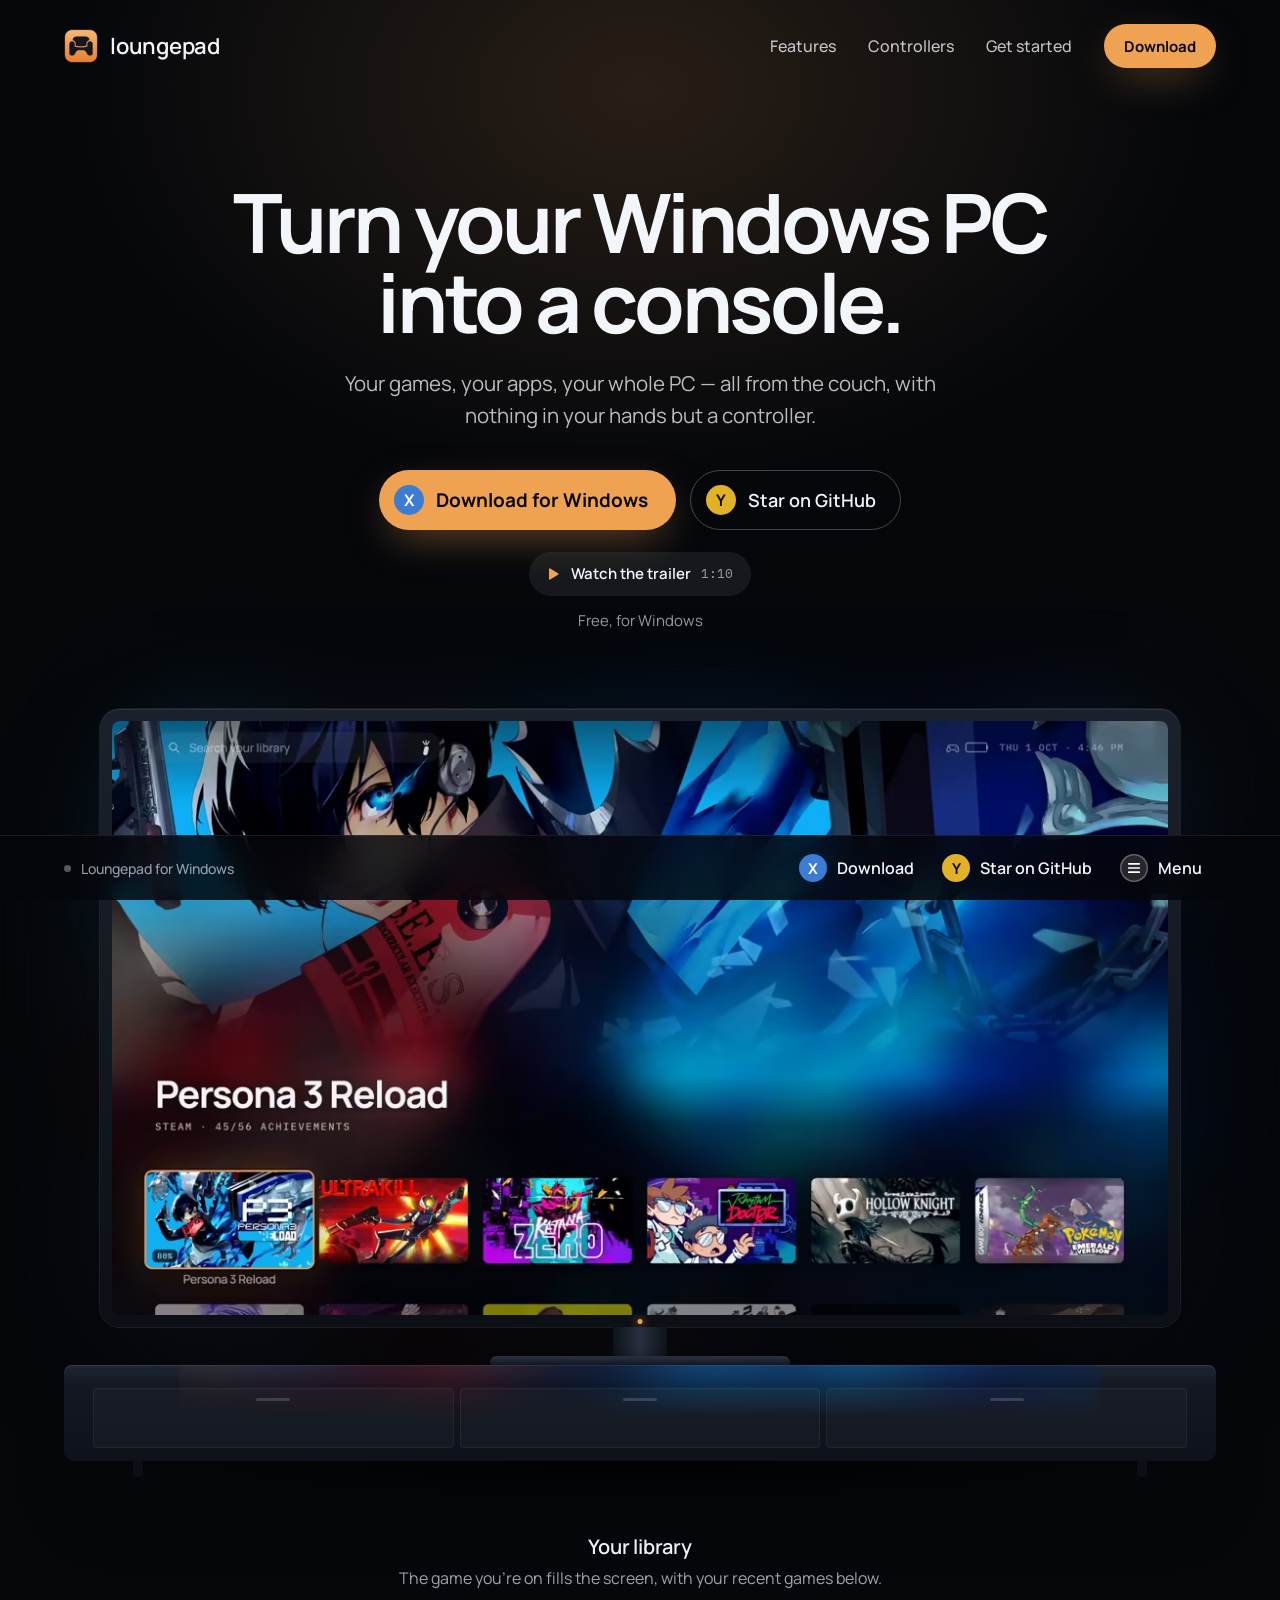
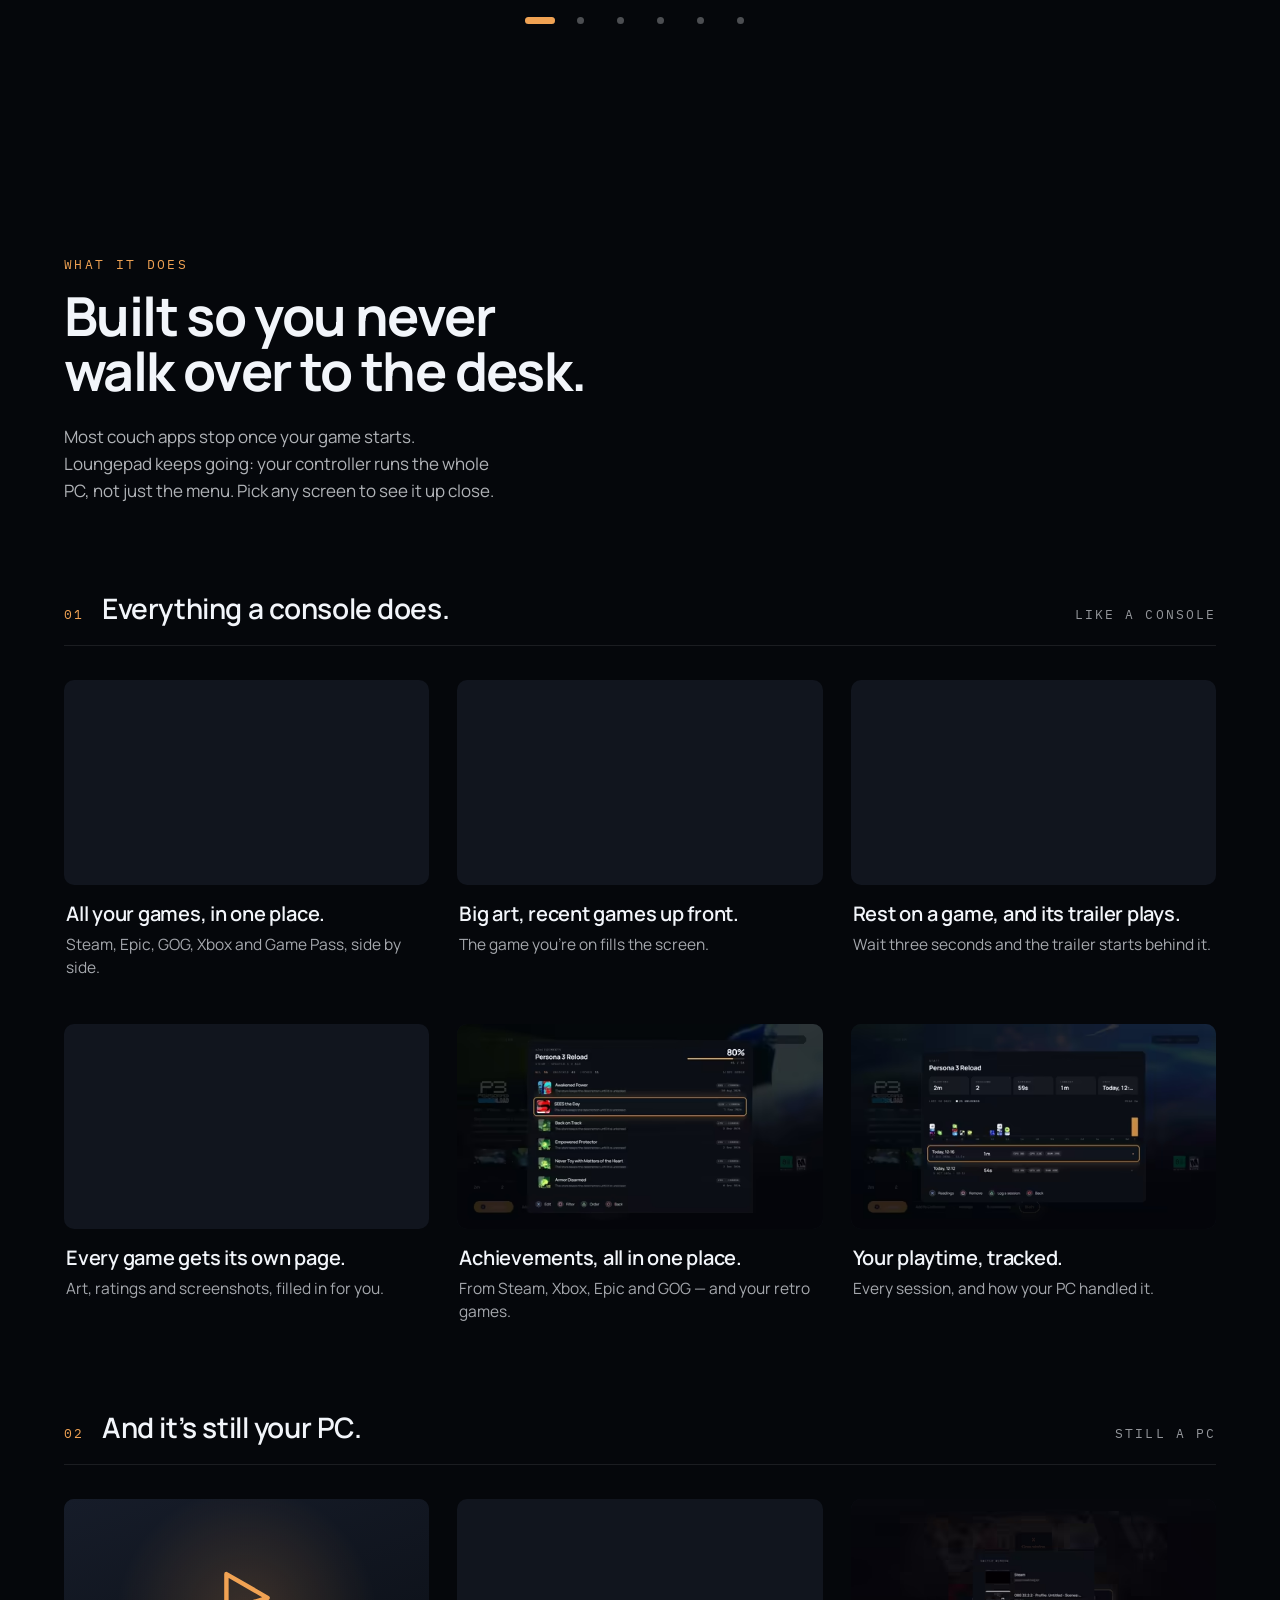
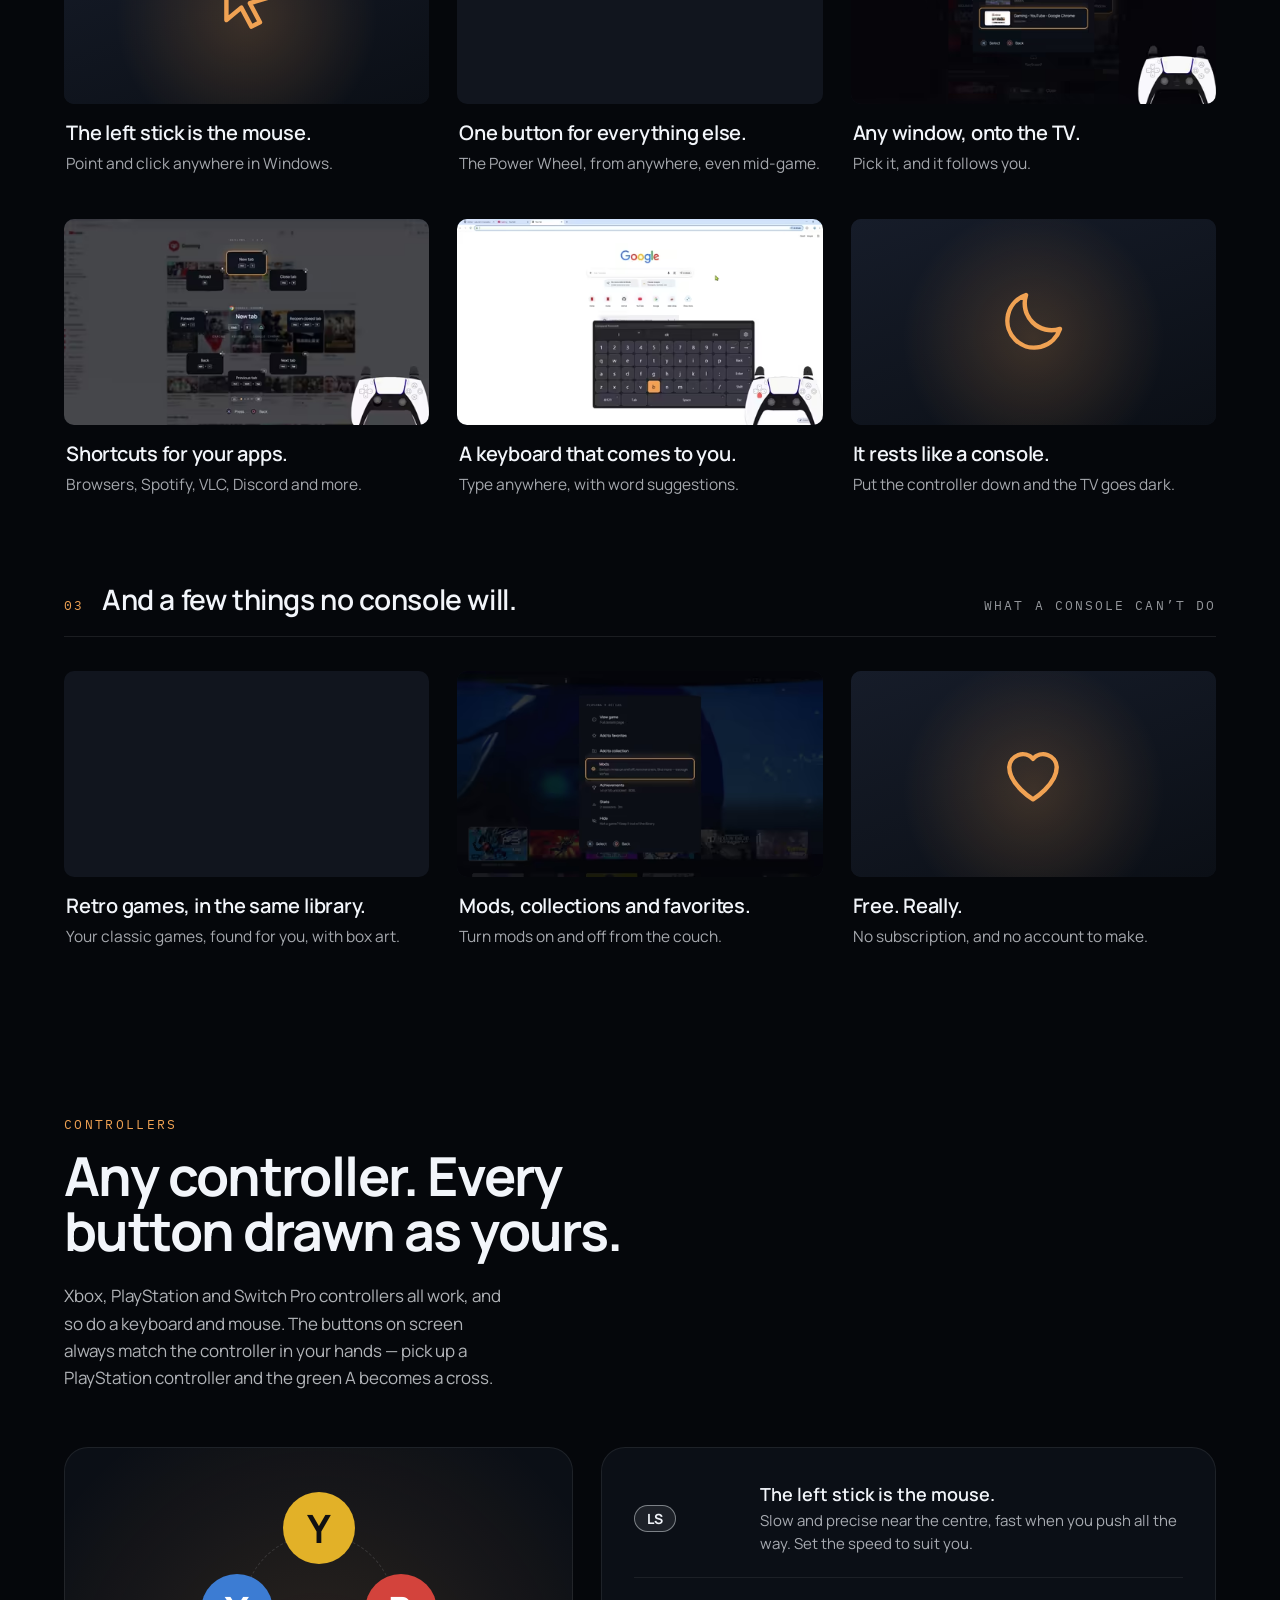
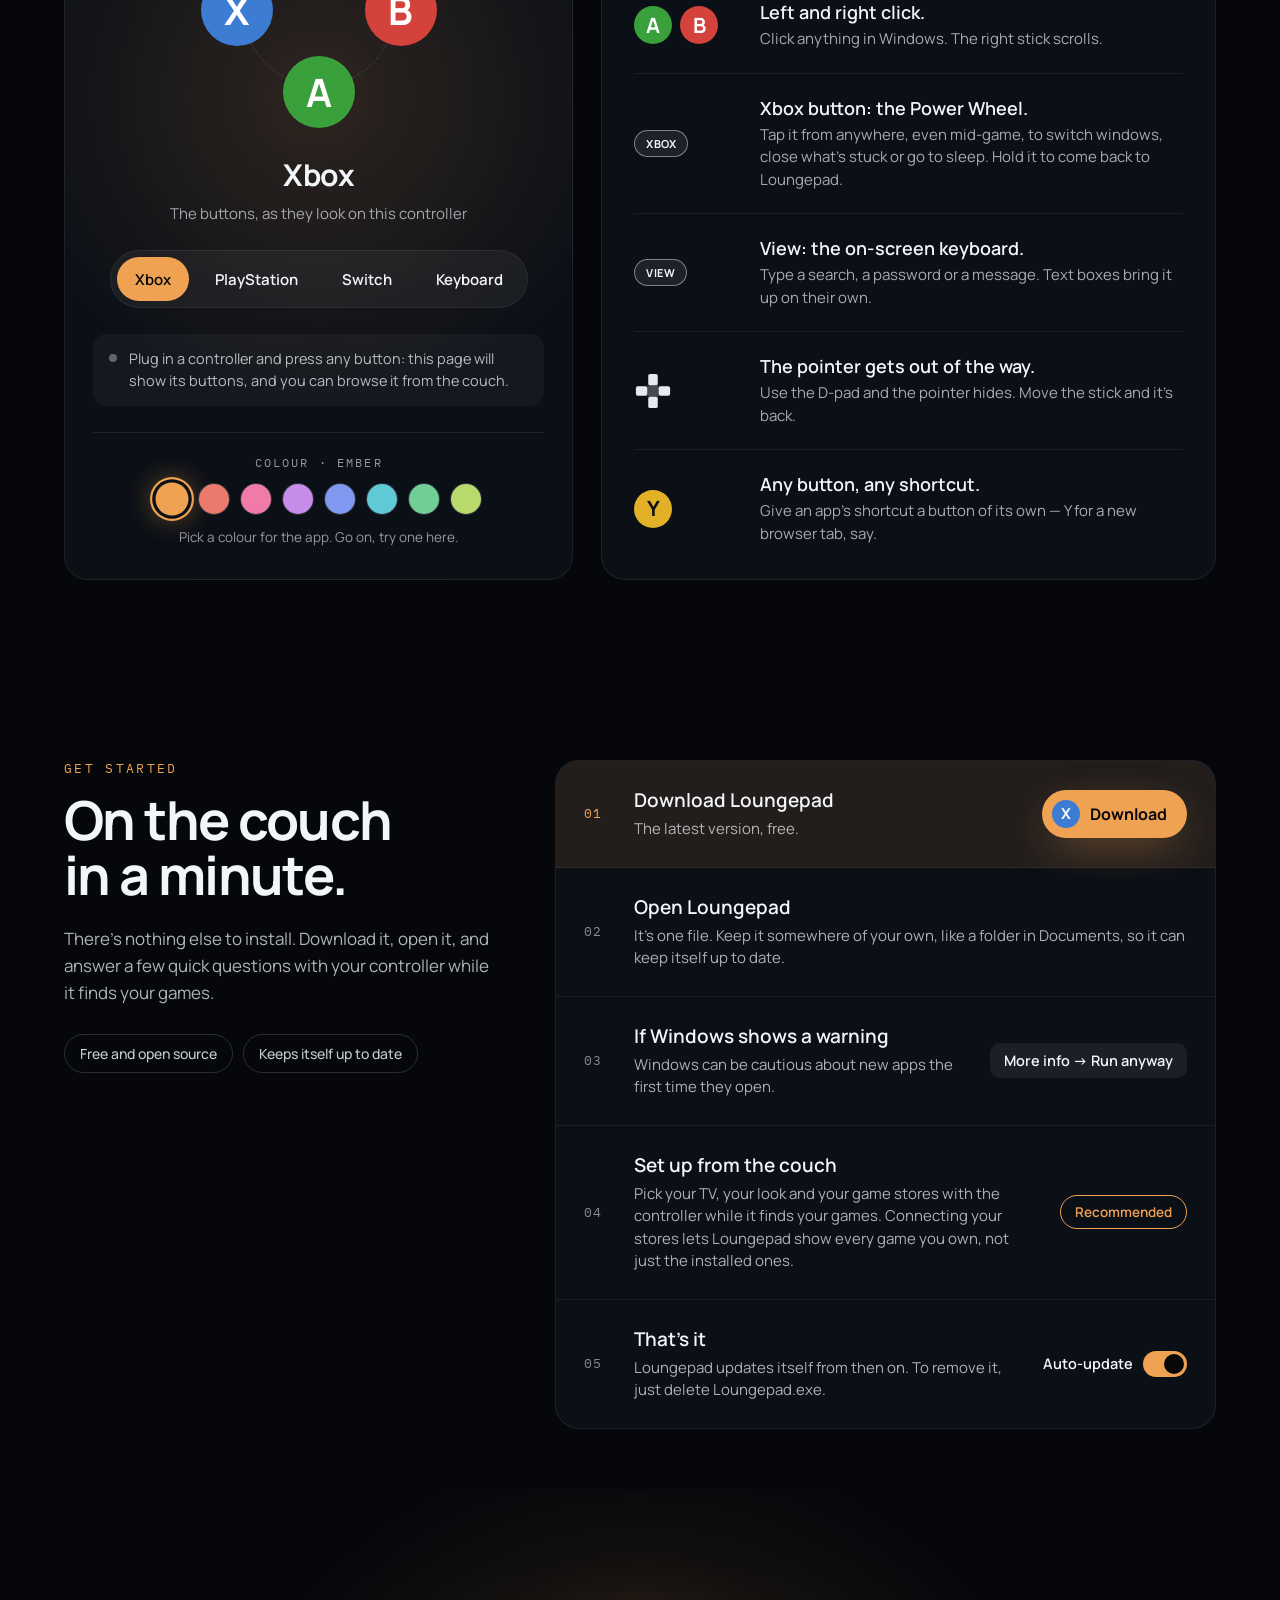
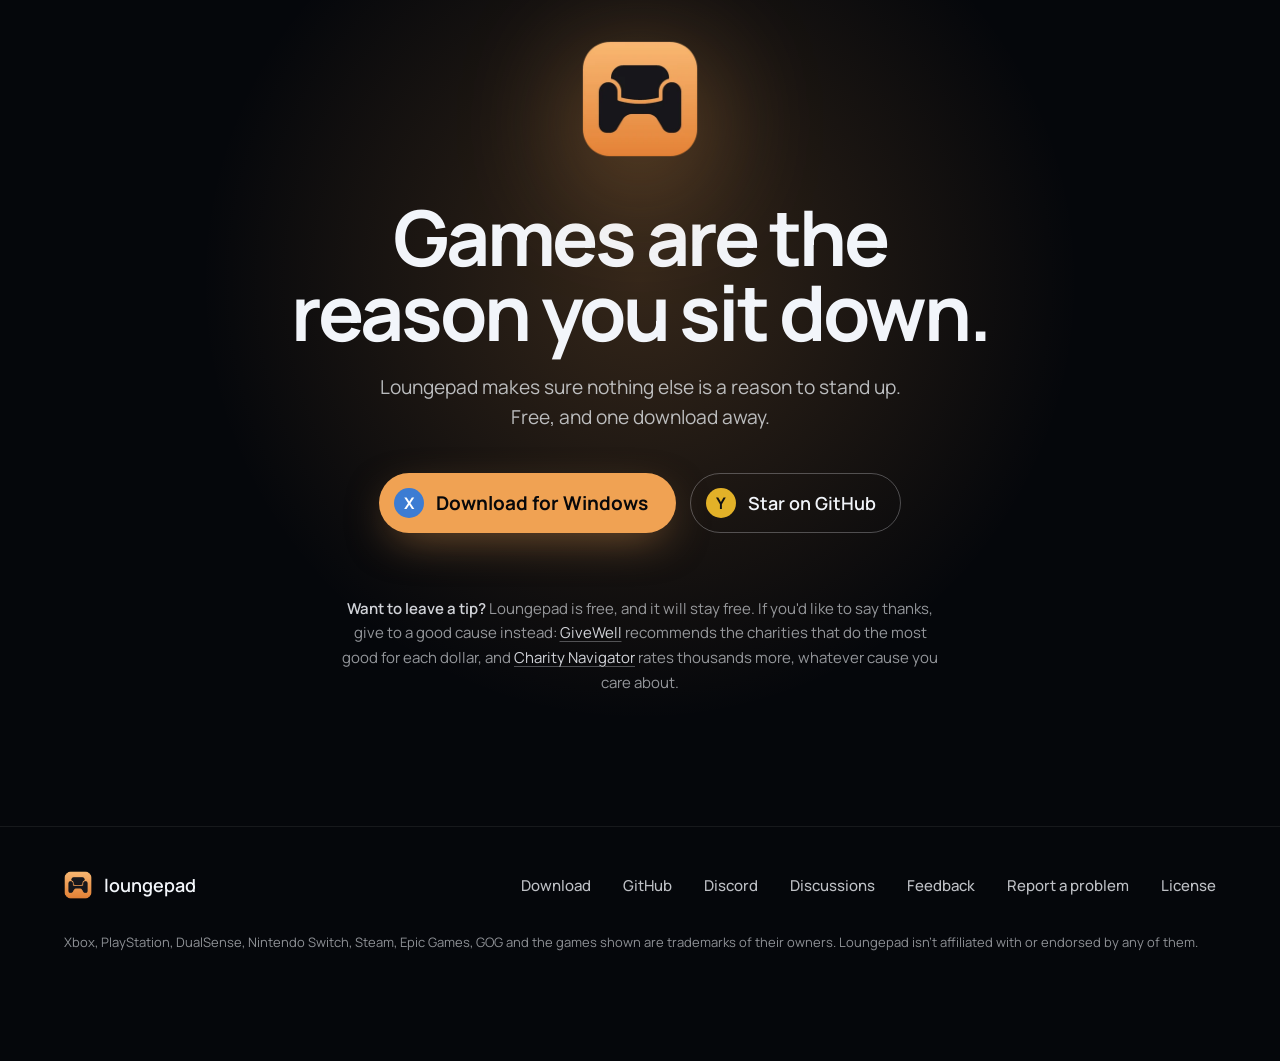
<file: website/index.html>
<!doctype html>
<html lang="en">
<head>
<meta charset="utf-8">
<meta name="viewport" content="width=device-width, initial-scale=1">
<title>Loungepad — turn your Windows PC into a console</title>
<meta name="description" content="Loungepad turns your Windows PC into a console: your games, your apps and your whole PC from the couch, with nothing in your hands but a controller. Free and open source.">
<link rel="canonical" href="https://loungepad.app/">
<meta name="theme-color" content="#05070B">
<meta name="color-scheme" content="dark">
<link rel="icon" href="favicon.ico" sizes="any">
<link rel="icon" type="image/png" sizes="32x32" href="img/icon-32.png">
<link rel="icon" type="image/png" sizes="256x256" href="img/lp-icon.png">
<link rel="apple-touch-icon" sizes="180x180" href="img/icon-180.png">
<meta property="og:type" content="website">
<meta property="og:url" content="https://loungepad.app/">
<meta property="og:site_name" content="Loungepad">
<meta property="og:title" content="Loungepad — turn your Windows PC into a console">
<meta property="og:description" content="Your games, your apps, your whole PC — all from the couch, with nothing in your hands but a controller. Free, for Windows.">
<meta property="og:image" content="https://loungepad.app/img/og.jpg">
<meta property="og:image:width" content="1200">
<meta property="og:image:height" content="630">
<meta property="og:image:alt" content="Loungepad: turn your Windows PC into a console.">
<meta name="twitter:card" content="summary_large_image">
<meta name="twitter:title" content="Loungepad — turn your Windows PC into a console">
<meta name="twitter:description" content="Your games, your apps, your whole PC — all from the couch, with nothing in your hands but a controller. Free, for Windows.">
<meta name="twitter:image" content="https://loungepad.app/img/og.jpg">
<link rel="preconnect" href="https://fonts.googleapis.com">
<link rel="preconnect" href="https://fonts.gstatic.com" crossorigin>
<link href="https://fonts.googleapis.com/css2?family=IBM+Plex+Mono:wght@400;500;600&family=Manrope:wght@400;500;600;700;800&display=swap" rel="stylesheet">
<link rel="preload" as="image" type="image/avif" imagesrcset="img/lp-library-480.avif 480w, img/lp-library-720.avif 720w, img/lp-library-1080.avif 1080w, img/lp-library-1440.avif 1440w, img/lp-library-1920.avif 1920w" imagesizes="(min-width: 1200px) 1056px, (min-width: 761px) calc(90vw - 24px), (min-width: 400px) calc(90vw - 12px), calc(100vw - 52px)" fetchpriority="high">
<link rel="stylesheet" href="site.css">
<script type="application/ld+json">
{
  "@context": "https://schema.org",
  "@type": "SoftwareApplication",
  "name": "Loungepad",
  "url": "https://loungepad.app/",
  "operatingSystem": "Windows",
  "applicationCategory": "UtilitiesApplication",
  "description": "Loungepad turns your Windows PC into a console: your games, your apps and your whole PC from the couch, with nothing in your hands but a controller.",
  "downloadUrl": "https://github.com/sukumar-v/Loungepad/releases/latest",
  "offers": { "@type": "Offer", "price": "0", "priceCurrency": "USD" },
  "image": "https://loungepad.app/img/og.jpg"
}
</script>
</head>
<body>
<div id="lp" class="lp-root" data-input="mouse">

<div data-scope="page" id="page">

<!-- ============ HERO: the message, then the TV ============ -->
<section id="top" class="lp-hero">

<!-- One soft glow, the colour of the logo, behind the heading. Nothing else behind the text. -->
<div class="lp-hero-glow" aria-hidden="true"></div>

<header class="lp-header">
<a href="#top" data-nav class="lp-logo lp-link" aria-label="Loungepad, back to the top">
<img src="img/icon-96.png" alt="" width="34" height="34">
<span>loungepad</span>
</a>
<div class="lp-grow"></div>
<nav class="lp-nav" aria-label="Sections">
<a href="#library" data-nav class="lp-link">Features</a>
<a href="#controllers" data-nav class="lp-link">Controllers</a>
<a href="#install" data-nav class="lp-link">Get started</a>
</nav>
<a href="https://github.com/sukumar-v/Loungepad/releases/latest" target="_blank" rel="noopener" data-nav class="lp-btn lp-btn-fill lp-btn-sm lp-f lp-btn-primary">Download</a>
</header>

<div class="lp-hero-copy">
<h1 class="lp-h1">Turn your Windows&nbsp;PC into a console.</h1>
<p class="lp-lede">Your games, your apps, your whole PC — all from the couch, with nothing in your hands but a controller.</p>
<div class="lp-ctas">
<a href="https://github.com/sukumar-v/Loungepad/releases/latest" target="_blank" rel="noopener" data-nav class="lp-btn lp-btn-fill lp-btn-lg lp-f lp-btn-primary"><span data-glyph data-btn="X" data-size="30" data-drawn="xbox|X|30|" style="height:30px" aria-hidden="true"><span class="gd" style="width:30px;height:30px;background:#3C7CD3;box-shadow:none;color:#FFFFFF;font-size:16px">X</span></span><span>Download for Windows</span></a>
<a href="https://github.com/sukumar-v/Loungepad" target="_blank" rel="noopener" data-nav class="lp-btn lp-btn-ghost lp-f lp-ghost"><span data-glyph data-btn="Y" data-size="30" data-drawn="xbox|Y|30|" style="height:30px" aria-hidden="true"><span class="gd" style="width:30px;height:30px;background:#E2B128;box-shadow:none;color:#101012;font-size:16px">Y</span></span><span>Star on GitHub</span></a>
</div>
<button type="button" id="filmBtn" data-nav class="lp-film-btn lp-f"><svg viewBox="0 0 24 24" fill="currentColor" aria-hidden="true"><path d="M8 5.5v13a1 1 0 0 0 1.5.86l10.6-6.5a1 1 0 0 0 0-1.72L9.5 4.64A1 1 0 0 0 8 5.5z"></path></svg>Watch the trailer<span class="lp-film-len">1:10</span></button>
<p class="lp-free">Free, for Windows</p>
</div>

<!-- The TV: the app itself, with its own glow spilling out behind it. -->
<div class="lp-tv-wrap">
<div class="lp-tv-inner">
<div class="lp-tv-glow" aria-hidden="true">
<picture><source type="image/avif" srcset="img/lp-library-480.avif"><source type="image/webp" srcset="img/lp-library-480.webp"><img src="img/lp-library-480.jpg" alt="" width="480" height="270" decoding="async" class="on"></picture>
<picture><source type="image/avif" srcset="img/lp-library-trailer-480.avif"><source type="image/webp" srcset="img/lp-library-trailer-480.webp"><img src="img/lp-library-trailer-480.jpg" alt="" width="480" height="270" decoding="async" loading="lazy"></picture>
<picture><source type="image/avif" srcset="img/lp-library-grid-480.avif"><source type="image/webp" srcset="img/lp-library-grid-480.webp"><img src="img/lp-library-grid-480.jpg" alt="" width="480" height="270" decoding="async" loading="lazy"></picture>
<picture><source type="image/avif" srcset="img/lp-quick-menu-480.avif"><source type="image/webp" srcset="img/lp-quick-menu-480.webp"><img src="img/lp-quick-menu-480.jpg" alt="" width="480" height="270" decoding="async" loading="lazy"></picture>
<picture><source type="image/avif" srcset="img/lp-emulators-480.avif"><source type="image/webp" srcset="img/lp-emulators-480.webp"><img src="img/lp-emulators-480.jpg" alt="" width="480" height="270" decoding="async" loading="lazy"></picture>
<picture><source type="image/avif" srcset="img/lp-game-page-480.avif"><source type="image/webp" srcset="img/lp-game-page-480.webp"><img src="img/lp-game-page-480.jpg" alt="" width="480" height="270" decoding="async" loading="lazy"></picture>
</div>
<div class="lp-tv-frame">
<button type="button" id="tv" data-nav data-tv class="lp-tv" aria-label="Your library — see it larger">
<picture class="lp-shot on" data-shot="0" data-feature="1"><source type="image/avif" srcset="img/lp-library-480.avif 480w, img/lp-library-720.avif 720w, img/lp-library-1080.avif 1080w, img/lp-library-1440.avif 1440w, img/lp-library-1920.avif 1920w" sizes="(min-width: 1200px) 1056px, (min-width: 761px) calc(90vw - 24px), (min-width: 400px) calc(90vw - 12px), calc(100vw - 52px)"><source type="image/webp" srcset="img/lp-library-480.webp 480w, img/lp-library-720.webp 720w, img/lp-library-1080.webp 1080w, img/lp-library-1440.webp 1440w, img/lp-library-1920.webp 1920w" sizes="(min-width: 1200px) 1056px, (min-width: 761px) calc(90vw - 24px), (min-width: 400px) calc(90vw - 12px), calc(100vw - 52px)"><img src="img/lp-library-1080.jpg" srcset="img/lp-library-480.jpg 480w, img/lp-library-720.jpg 720w, img/lp-library-1080.jpg 1080w, img/lp-library-1440.jpg 1440w, img/lp-library-1920.jpg 1920w" sizes="(min-width: 1200px) 1056px, (min-width: 761px) calc(90vw - 24px), (min-width: 400px) calc(90vw - 12px), calc(100vw - 52px)" alt="" width="1920" height="1080" decoding="async" fetchpriority="high"></picture>
<picture class="lp-shot" data-shot="1" data-feature="2"><source type="image/avif" srcset="img/lp-library-trailer-480.avif 480w, img/lp-library-trailer-720.avif 720w, img/lp-library-trailer-1080.avif 1080w, img/lp-library-trailer-1440.avif 1440w, img/lp-library-trailer-1920.avif 1920w" sizes="(min-width: 1200px) 1056px, (min-width: 761px) calc(90vw - 24px), (min-width: 400px) calc(90vw - 12px), calc(100vw - 52px)"><source type="image/webp" srcset="img/lp-library-trailer-480.webp 480w, img/lp-library-trailer-720.webp 720w, img/lp-library-trailer-1080.webp 1080w, img/lp-library-trailer-1440.webp 1440w, img/lp-library-trailer-1920.webp 1920w" sizes="(min-width: 1200px) 1056px, (min-width: 761px) calc(90vw - 24px), (min-width: 400px) calc(90vw - 12px), calc(100vw - 52px)"><img src="img/lp-library-trailer-1080.jpg" srcset="img/lp-library-trailer-480.jpg 480w, img/lp-library-trailer-720.jpg 720w, img/lp-library-trailer-1080.jpg 1080w, img/lp-library-trailer-1440.jpg 1440w, img/lp-library-trailer-1920.jpg 1920w" sizes="(min-width: 1200px) 1056px, (min-width: 761px) calc(90vw - 24px), (min-width: 400px) calc(90vw - 12px), calc(100vw - 52px)" alt="" width="1920" height="1080" decoding="async" loading="lazy" fetchpriority="low"></picture>
<picture class="lp-shot" data-shot="2" data-feature="0"><source type="image/avif" srcset="img/lp-library-grid-480.avif 480w, img/lp-library-grid-720.avif 720w, img/lp-library-grid-1080.avif 1080w, img/lp-library-grid-1440.avif 1440w, img/lp-library-grid-1920.avif 1920w" sizes="(min-width: 1200px) 1056px, (min-width: 761px) calc(90vw - 24px), (min-width: 400px) calc(90vw - 12px), calc(100vw - 52px)"><source type="image/webp" srcset="img/lp-library-grid-480.webp 480w, img/lp-library-grid-720.webp 720w, img/lp-library-grid-1080.webp 1080w, img/lp-library-grid-1440.webp 1440w, img/lp-library-grid-1920.webp 1920w" sizes="(min-width: 1200px) 1056px, (min-width: 761px) calc(90vw - 24px), (min-width: 400px) calc(90vw - 12px), calc(100vw - 52px)"><img src="img/lp-library-grid-1080.jpg" srcset="img/lp-library-grid-480.jpg 480w, img/lp-library-grid-720.jpg 720w, img/lp-library-grid-1080.jpg 1080w, img/lp-library-grid-1440.jpg 1440w, img/lp-library-grid-1920.jpg 1920w" sizes="(min-width: 1200px) 1056px, (min-width: 761px) calc(90vw - 24px), (min-width: 400px) calc(90vw - 12px), calc(100vw - 52px)" alt="" width="1920" height="1080" decoding="async" loading="lazy" fetchpriority="low"></picture>
<picture class="lp-shot" data-shot="3" data-feature="7"><source type="image/avif" srcset="img/lp-quick-menu-480.avif 480w, img/lp-quick-menu-720.avif 720w, img/lp-quick-menu-1080.avif 1080w, img/lp-quick-menu-1440.avif 1440w, img/lp-quick-menu-1920.avif 1920w" sizes="(min-width: 1200px) 1056px, (min-width: 761px) calc(90vw - 24px), (min-width: 400px) calc(90vw - 12px), calc(100vw - 52px)"><source type="image/webp" srcset="img/lp-quick-menu-480.webp 480w, img/lp-quick-menu-720.webp 720w, img/lp-quick-menu-1080.webp 1080w, img/lp-quick-menu-1440.webp 1440w, img/lp-quick-menu-1920.webp 1920w" sizes="(min-width: 1200px) 1056px, (min-width: 761px) calc(90vw - 24px), (min-width: 400px) calc(90vw - 12px), calc(100vw - 52px)"><img src="img/lp-quick-menu-1080.jpg" srcset="img/lp-quick-menu-480.jpg 480w, img/lp-quick-menu-720.jpg 720w, img/lp-quick-menu-1080.jpg 1080w, img/lp-quick-menu-1440.jpg 1440w, img/lp-quick-menu-1920.jpg 1920w" sizes="(min-width: 1200px) 1056px, (min-width: 761px) calc(90vw - 24px), (min-width: 400px) calc(90vw - 12px), calc(100vw - 52px)" alt="" width="1920" height="1080" decoding="async" loading="lazy" fetchpriority="low"></picture>
<picture class="lp-shot" data-shot="4" data-feature="12"><source type="image/avif" srcset="img/lp-emulators-480.avif 480w, img/lp-emulators-720.avif 720w, img/lp-emulators-1080.avif 1080w, img/lp-emulators-1440.avif 1440w, img/lp-emulators-1920.avif 1920w" sizes="(min-width: 1200px) 1056px, (min-width: 761px) calc(90vw - 24px), (min-width: 400px) calc(90vw - 12px), calc(100vw - 52px)"><source type="image/webp" srcset="img/lp-emulators-480.webp 480w, img/lp-emulators-720.webp 720w, img/lp-emulators-1080.webp 1080w, img/lp-emulators-1440.webp 1440w, img/lp-emulators-1920.webp 1920w" sizes="(min-width: 1200px) 1056px, (min-width: 761px) calc(90vw - 24px), (min-width: 400px) calc(90vw - 12px), calc(100vw - 52px)"><img src="img/lp-emulators-1080.jpg" srcset="img/lp-emulators-480.jpg 480w, img/lp-emulators-720.jpg 720w, img/lp-emulators-1080.jpg 1080w, img/lp-emulators-1440.jpg 1440w, img/lp-emulators-1920.jpg 1920w" sizes="(min-width: 1200px) 1056px, (min-width: 761px) calc(90vw - 24px), (min-width: 400px) calc(90vw - 12px), calc(100vw - 52px)" alt="" width="1920" height="1080" decoding="async" loading="lazy" fetchpriority="low"></picture>
<picture class="lp-shot" data-shot="5" data-feature="3"><source type="image/avif" srcset="img/lp-game-page-480.avif 480w, img/lp-game-page-720.avif 720w, img/lp-game-page-1080.avif 1080w, img/lp-game-page-1440.avif 1440w, img/lp-game-page-1920.avif 1920w" sizes="(min-width: 1200px) 1056px, (min-width: 761px) calc(90vw - 24px), (min-width: 400px) calc(90vw - 12px), calc(100vw - 52px)"><source type="image/webp" srcset="img/lp-game-page-480.webp 480w, img/lp-game-page-720.webp 720w, img/lp-game-page-1080.webp 1080w, img/lp-game-page-1440.webp 1440w, img/lp-game-page-1920.webp 1920w" sizes="(min-width: 1200px) 1056px, (min-width: 761px) calc(90vw - 24px), (min-width: 400px) calc(90vw - 12px), calc(100vw - 52px)"><img src="img/lp-game-page-1080.jpg" srcset="img/lp-game-page-480.jpg 480w, img/lp-game-page-720.jpg 720w, img/lp-game-page-1080.jpg 1080w, img/lp-game-page-1440.jpg 1440w, img/lp-game-page-1920.jpg 1920w" sizes="(min-width: 1200px) 1056px, (min-width: 761px) calc(90vw - 24px), (min-width: 400px) calc(90vw - 12px), calc(100vw - 52px)" alt="" width="1920" height="1080" decoding="async" loading="lazy" fetchpriority="low"></picture>
<span class="lp-open" aria-hidden="true"><span data-glyph data-btn="A" data-size="26" data-drawn="xbox|A|26|" style="height:26px" aria-hidden="true"><span class="gd" style="width:26px;height:26px;background:#3AA03C;box-shadow:none;color:#FFFFFF;font-size:14px">A</span></span><span>See it larger</span></span>
</button>
<span class="lp-tv-led" aria-hidden="true"></span>
</div>
</div>

<!-- The stand: a pedestal, and the low cabinet the TV sits on. -->
<div class="lp-stand" aria-hidden="true">
<span class="lp-stand-neck"></span>
<span class="lp-stand-base"></span>
</div>
<div class="lp-console" aria-hidden="true">
<div class="lp-console-glow">
<picture><source type="image/avif" srcset="img/lp-library-480.avif"><source type="image/webp" srcset="img/lp-library-480.webp"><img src="img/lp-library-480.jpg" alt="" width="480" height="270" decoding="async" class="on"></picture>
<picture><source type="image/avif" srcset="img/lp-library-trailer-480.avif"><source type="image/webp" srcset="img/lp-library-trailer-480.webp"><img src="img/lp-library-trailer-480.jpg" alt="" width="480" height="270" decoding="async" loading="lazy"></picture>
<picture><source type="image/avif" srcset="img/lp-library-grid-480.avif"><source type="image/webp" srcset="img/lp-library-grid-480.webp"><img src="img/lp-library-grid-480.jpg" alt="" width="480" height="270" decoding="async" loading="lazy"></picture>
<picture><source type="image/avif" srcset="img/lp-quick-menu-480.avif"><source type="image/webp" srcset="img/lp-quick-menu-480.webp"><img src="img/lp-quick-menu-480.jpg" alt="" width="480" height="270" decoding="async" loading="lazy"></picture>
<picture><source type="image/avif" srcset="img/lp-emulators-480.avif"><source type="image/webp" srcset="img/lp-emulators-480.webp"><img src="img/lp-emulators-480.jpg" alt="" width="480" height="270" decoding="async" loading="lazy"></picture>
<picture><source type="image/avif" srcset="img/lp-game-page-480.avif"><source type="image/webp" srcset="img/lp-game-page-480.webp"><img src="img/lp-game-page-480.jpg" alt="" width="480" height="270" decoding="async" loading="lazy"></picture>
</div>
<div class="lp-console-doors"><span class="lp-door"></span><span class="lp-door"></span><span class="lp-door"></span></div>
<span class="lp-console-foot l"></span>
<span class="lp-console-foot r"></span>
</div>
<div class="lp-floor" aria-hidden="true"></div>

<div class="lp-tv-caption">
<div class="lp-shot-text" id="shotText" aria-live="polite">
<div data-shot="0"><div class="lp-shot-title">Your library</div><div class="lp-shot-sub">The game you’re on fills the screen, with your recent games below.</div></div>
<div data-shot="1" hidden><div class="lp-shot-title">Trailers</div><div class="lp-shot-sub">Rest on a game and its trailer plays behind it.</div></div>
<div data-shot="2" hidden><div class="lp-shot-title">Every game you own</div><div class="lp-shot-sub">Steam, Epic, GOG, Xbox and your retro games, in one place.</div></div>
<div data-shot="3" hidden><div class="lp-shot-title">The Power Wheel</div><div class="lp-shot-sub">One button for everything else Windows needs, even mid-game.</div></div>
<div data-shot="4" hidden><div class="lp-shot-title">Retro games too</div><div class="lp-shot-sub">Your classic games, with box art, next to everything else.</div></div>
<div data-shot="5" hidden><div class="lp-shot-title">A page for every game</div><div class="lp-shot-sub">Art, ratings and trailers, filled in for you.</div></div>
</div>
<div class="lp-dots" role="group" aria-label="Choose a screen">
<button type="button" class="lp-dot" data-shot="0" aria-label="Show your library on the TV" aria-pressed="true"><span class="lp-dot-bar"><span class="lp-dot-still"></span></span></button>
<button type="button" class="lp-dot" data-shot="1" aria-label="Show trailers on the TV" aria-pressed="false"><span class="lp-dot-bar"></span></button>
<button type="button" class="lp-dot" data-shot="2" aria-label="Show every game you own on the TV" aria-pressed="false"><span class="lp-dot-bar"></span></button>
<button type="button" class="lp-dot" data-shot="3" aria-label="Show the power wheel on the TV" aria-pressed="false"><span class="lp-dot-bar"></span></button>
<button type="button" class="lp-dot" data-shot="4" aria-label="Show retro games too on the TV" aria-pressed="false"><span class="lp-dot-bar"></span></button>
<button type="button" class="lp-dot" data-shot="5" aria-label="Show a page for every game on the TV" aria-pressed="false"><span class="lp-dot-bar"></span></button>
</div>
</div>
</div>
</section>

<!-- ============ THE GRID, on the way down ============ -->
<section id="library" class="lp-section" aria-labelledby="lp-library-h">
<div class="lp-wrap">
<div class="lp-sec-head">
<div>
<div class="lp-kicker">What it does</div>
<h2 id="lp-library-h" class="lp-h2 w780">Built so you never walk over to the desk.</h2>
</div>
<p class="lp-sec-lede">Most couch apps stop once your game starts. Loungepad keeps going: your controller runs the whole PC, not just the menu. Pick any screen to see it up close.</p>
</div>

<div class="lp-group" data-kicker="Like a console">
<div class="lp-group-head">
<span class="lp-group-no">01</span>
<h3 class="lp-h3">Everything a console does.</h3>
<span class="lp-grow"></span>
<span class="lp-group-kicker">Like a console</span>
</div>
<div class="lp-grid">
<button type="button" data-nav class="lp-tile" data-feature="0" data-img="lp-library-grid"><span class="lp-art"><picture><source type="image/avif" srcset="img/lp-library-grid-480.avif 480w, img/lp-library-grid-720.avif 720w, img/lp-library-grid-1080.avif 1080w, img/lp-library-grid-1440.avif 1440w, img/lp-library-grid-1920.avif 1920w" sizes="(min-width: 1440px) 413px, (min-width: 1167px) calc(30vw - 19px), (min-width: 765px) calc(45vw - 14px), (min-width: 400px) 90vw, calc(100vw - 40px)"><source type="image/webp" srcset="img/lp-library-grid-480.webp 480w, img/lp-library-grid-720.webp 720w, img/lp-library-grid-1080.webp 1080w, img/lp-library-grid-1440.webp 1440w, img/lp-library-grid-1920.webp 1920w" sizes="(min-width: 1440px) 413px, (min-width: 1167px) calc(30vw - 19px), (min-width: 765px) calc(45vw - 14px), (min-width: 400px) 90vw, calc(100vw - 40px)"><img src="img/lp-library-grid-1080.jpg" srcset="img/lp-library-grid-480.jpg 480w, img/lp-library-grid-720.jpg 720w, img/lp-library-grid-1080.jpg 1080w, img/lp-library-grid-1440.jpg 1440w, img/lp-library-grid-1920.jpg 1920w" sizes="(min-width: 1440px) 413px, (min-width: 1167px) calc(30vw - 19px), (min-width: 765px) calc(45vw - 14px), (min-width: 400px) 90vw, calc(100vw - 40px)" alt="" width="1920" height="1080" decoding="async" loading="lazy"></picture><span class="lp-open" aria-hidden="true"><span data-glyph data-btn="A" data-size="22" data-drawn="xbox|A|22|" style="height:22px" aria-hidden="true"><span class="gd" style="width:22px;height:22px;background:#3AA03C;box-shadow:none;color:#FFFFFF;font-size:12px">A</span></span><span>View</span></span></span><span class="lp-tile-text"><span class="lp-tile-title">All your games, in one place.</span><span class="lp-tile-sub">Steam, Epic, GOG, Xbox and Game Pass, side by side.</span><span class="lp-tile-body" hidden>Loungepad finds the games on your PC by itself — from Steam, Epic, GOG and the Xbox app — with real cover art, and it checks again every time it starts, so a game you installed yesterday is simply there. It can show the games you own but haven’t installed too, and one press takes you to install one.</span></span></button>
<button type="button" data-nav class="lp-tile" data-feature="1" data-img="lp-library"><span class="lp-art"><picture><source type="image/avif" srcset="img/lp-library-480.avif 480w, img/lp-library-720.avif 720w, img/lp-library-1080.avif 1080w, img/lp-library-1440.avif 1440w, img/lp-library-1920.avif 1920w" sizes="(min-width: 1440px) 413px, (min-width: 1167px) calc(30vw - 19px), (min-width: 765px) calc(45vw - 14px), (min-width: 400px) 90vw, calc(100vw - 40px)"><source type="image/webp" srcset="img/lp-library-480.webp 480w, img/lp-library-720.webp 720w, img/lp-library-1080.webp 1080w, img/lp-library-1440.webp 1440w, img/lp-library-1920.webp 1920w" sizes="(min-width: 1440px) 413px, (min-width: 1167px) calc(30vw - 19px), (min-width: 765px) calc(45vw - 14px), (min-width: 400px) 90vw, calc(100vw - 40px)"><img src="img/lp-library-1080.jpg" srcset="img/lp-library-480.jpg 480w, img/lp-library-720.jpg 720w, img/lp-library-1080.jpg 1080w, img/lp-library-1440.jpg 1440w, img/lp-library-1920.jpg 1920w" sizes="(min-width: 1440px) 413px, (min-width: 1167px) calc(30vw - 19px), (min-width: 765px) calc(45vw - 14px), (min-width: 400px) 90vw, calc(100vw - 40px)" alt="" width="1920" height="1080" decoding="async" loading="lazy"></picture><span class="lp-open" aria-hidden="true"><span data-glyph data-btn="A" data-size="22" data-drawn="xbox|A|22|" style="height:22px" aria-hidden="true"><span class="gd" style="width:22px;height:22px;background:#3AA03C;box-shadow:none;color:#FFFFFF;font-size:12px">A</span></span><span>View</span></span></span><span class="lp-tile-text"><span class="lp-tile-title">Big art, recent games up front.</span><span class="lp-tile-sub">The game you’re on fills the screen.</span><span class="lp-tile-body" hidden>The game you’re on fills the TV, with your recent games in a row underneath. Scroll down and your whole collection slides into view.</span></span></button>
<button type="button" data-nav class="lp-tile" data-feature="2" data-img="lp-library-trailer"><span class="lp-art"><picture><source type="image/avif" srcset="img/lp-library-trailer-480.avif 480w, img/lp-library-trailer-720.avif 720w, img/lp-library-trailer-1080.avif 1080w, img/lp-library-trailer-1440.avif 1440w, img/lp-library-trailer-1920.avif 1920w" sizes="(min-width: 1440px) 413px, (min-width: 1167px) calc(30vw - 19px), (min-width: 765px) calc(45vw - 14px), (min-width: 400px) 90vw, calc(100vw - 40px)"><source type="image/webp" srcset="img/lp-library-trailer-480.webp 480w, img/lp-library-trailer-720.webp 720w, img/lp-library-trailer-1080.webp 1080w, img/lp-library-trailer-1440.webp 1440w, img/lp-library-trailer-1920.webp 1920w" sizes="(min-width: 1440px) 413px, (min-width: 1167px) calc(30vw - 19px), (min-width: 765px) calc(45vw - 14px), (min-width: 400px) 90vw, calc(100vw - 40px)"><img src="img/lp-library-trailer-1080.jpg" srcset="img/lp-library-trailer-480.jpg 480w, img/lp-library-trailer-720.jpg 720w, img/lp-library-trailer-1080.jpg 1080w, img/lp-library-trailer-1440.jpg 1440w, img/lp-library-trailer-1920.jpg 1920w" sizes="(min-width: 1440px) 413px, (min-width: 1167px) calc(30vw - 19px), (min-width: 765px) calc(45vw - 14px), (min-width: 400px) 90vw, calc(100vw - 40px)" alt="" width="1920" height="1080" decoding="async" loading="lazy"></picture><span class="lp-open" aria-hidden="true"><span data-glyph data-btn="A" data-size="22" data-drawn="xbox|A|22|" style="height:22px" aria-hidden="true"><span class="gd" style="width:22px;height:22px;background:#3AA03C;box-shadow:none;color:#FFFFFF;font-size:12px">A</span></span><span>View</span></span></span><span class="lp-tile-text"><span class="lp-tile-title">Rest on a game, and its trailer plays.</span><span class="lp-tile-sub">Wait three seconds and the trailer starts behind it.</span><span class="lp-tile-body" hidden>Leave the highlight on a game for three seconds and its trailer plays behind it, with sound. Open the game’s page and the trailer keeps playing there.</span></span></button>
<button type="button" data-nav class="lp-tile" data-feature="3" data-img="lp-game-page"><span class="lp-art"><picture><source type="image/avif" srcset="img/lp-game-page-480.avif 480w, img/lp-game-page-720.avif 720w, img/lp-game-page-1080.avif 1080w, img/lp-game-page-1440.avif 1440w, img/lp-game-page-1920.avif 1920w" sizes="(min-width: 1440px) 413px, (min-width: 1167px) calc(30vw - 19px), (min-width: 765px) calc(45vw - 14px), (min-width: 400px) 90vw, calc(100vw - 40px)"><source type="image/webp" srcset="img/lp-game-page-480.webp 480w, img/lp-game-page-720.webp 720w, img/lp-game-page-1080.webp 1080w, img/lp-game-page-1440.webp 1440w, img/lp-game-page-1920.webp 1920w" sizes="(min-width: 1440px) 413px, (min-width: 1167px) calc(30vw - 19px), (min-width: 765px) calc(45vw - 14px), (min-width: 400px) 90vw, calc(100vw - 40px)"><img src="img/lp-game-page-1080.jpg" srcset="img/lp-game-page-480.jpg 480w, img/lp-game-page-720.jpg 720w, img/lp-game-page-1080.jpg 1080w, img/lp-game-page-1440.jpg 1440w, img/lp-game-page-1920.jpg 1920w" sizes="(min-width: 1440px) 413px, (min-width: 1167px) calc(30vw - 19px), (min-width: 765px) calc(45vw - 14px), (min-width: 400px) 90vw, calc(100vw - 40px)" alt="" width="1920" height="1080" decoding="async" loading="lazy"></picture><span class="lp-open" aria-hidden="true"><span data-glyph data-btn="A" data-size="22" data-drawn="xbox|A|22|" style="height:22px" aria-hidden="true"><span class="gd" style="width:22px;height:22px;background:#3AA03C;box-shadow:none;color:#FFFFFF;font-size:12px">A</span></span><span>View</span></span></span><span class="lp-tile-text"><span class="lp-tile-title">Every game gets its own page.</span><span class="lp-tile-sub">Art, ratings and screenshots, filled in for you.</span><span class="lp-tile-body" hidden>Every game gets a page with its logo, description, review score and age rating, a row of trailers and screenshots, and how long you’ve played — all filled in for you, with nothing to set up.</span></span></button>
<button type="button" data-nav class="lp-tile" data-feature="4" data-img="lp-achievements"><span class="lp-art"><picture><source type="image/avif" srcset="img/lp-achievements-480.avif 480w, img/lp-achievements-720.avif 720w, img/lp-achievements-1080.avif 1080w, img/lp-achievements-1440.avif 1440w, img/lp-achievements-1920.avif 1920w" sizes="(min-width: 1440px) 413px, (min-width: 1167px) calc(30vw - 19px), (min-width: 765px) calc(45vw - 14px), (min-width: 400px) 90vw, calc(100vw - 40px)"><source type="image/webp" srcset="img/lp-achievements-480.webp 480w, img/lp-achievements-720.webp 720w, img/lp-achievements-1080.webp 1080w, img/lp-achievements-1440.webp 1440w, img/lp-achievements-1920.webp 1920w" sizes="(min-width: 1440px) 413px, (min-width: 1167px) calc(30vw - 19px), (min-width: 765px) calc(45vw - 14px), (min-width: 400px) 90vw, calc(100vw - 40px)"><img src="img/lp-achievements-1080.jpg" srcset="img/lp-achievements-480.jpg 480w, img/lp-achievements-720.jpg 720w, img/lp-achievements-1080.jpg 1080w, img/lp-achievements-1440.jpg 1440w, img/lp-achievements-1920.jpg 1920w" sizes="(min-width: 1440px) 413px, (min-width: 1167px) calc(30vw - 19px), (min-width: 765px) calc(45vw - 14px), (min-width: 400px) 90vw, calc(100vw - 40px)" alt="" width="1920" height="1080" decoding="async" loading="lazy"></picture><span class="lp-open" aria-hidden="true"><span data-glyph data-btn="A" data-size="22" data-drawn="xbox|A|22|" style="height:22px" aria-hidden="true"><span class="gd" style="width:22px;height:22px;background:#3AA03C;box-shadow:none;color:#FFFFFF;font-size:12px">A</span></span><span>View</span></span></span><span class="lp-tile-text"><span class="lp-tile-title">Achievements, all in one place.</span><span class="lp-tile-sub">From Steam, Xbox, Epic and GOG — and your retro games.</span><span class="lp-tile-body" hidden>See every achievement for a game, which ones you’ve unlocked and how rare they are. When you unlock something new, Loungepad tells you once you’ve finished playing.</span></span></button>
<button type="button" data-nav class="lp-tile" data-feature="5" data-img="lp-stats"><span class="lp-art"><picture><source type="image/avif" srcset="img/lp-stats-480.avif 480w, img/lp-stats-720.avif 720w, img/lp-stats-1080.avif 1080w, img/lp-stats-1440.avif 1440w, img/lp-stats-1920.avif 1920w" sizes="(min-width: 1440px) 413px, (min-width: 1167px) calc(30vw - 19px), (min-width: 765px) calc(45vw - 14px), (min-width: 400px) 90vw, calc(100vw - 40px)"><source type="image/webp" srcset="img/lp-stats-480.webp 480w, img/lp-stats-720.webp 720w, img/lp-stats-1080.webp 1080w, img/lp-stats-1440.webp 1440w, img/lp-stats-1920.webp 1920w" sizes="(min-width: 1440px) 413px, (min-width: 1167px) calc(30vw - 19px), (min-width: 765px) calc(45vw - 14px), (min-width: 400px) 90vw, calc(100vw - 40px)"><img src="img/lp-stats-1080.jpg" srcset="img/lp-stats-480.jpg 480w, img/lp-stats-720.jpg 720w, img/lp-stats-1080.jpg 1080w, img/lp-stats-1440.jpg 1440w, img/lp-stats-1920.jpg 1920w" sizes="(min-width: 1440px) 413px, (min-width: 1167px) calc(30vw - 19px), (min-width: 765px) calc(45vw - 14px), (min-width: 400px) 90vw, calc(100vw - 40px)" alt="" width="1920" height="1080" decoding="async" loading="lazy"></picture><span class="lp-open" aria-hidden="true"><span data-glyph data-btn="A" data-size="22" data-drawn="xbox|A|22|" style="height:22px" aria-hidden="true"><span class="gd" style="width:22px;height:22px;background:#3AA03C;box-shadow:none;color:#FFFFFF;font-size:12px">A</span></span><span>View</span></span></span><span class="lp-tile-text"><span class="lp-tile-title">Your playtime, tracked.</span><span class="lp-tile-sub">Every session, and how your PC handled it.</span><span class="lp-tile-body" hidden>Loungepad keeps a record of every time you play: when, for how long, and how your PC was doing. See your week at a glance, or look back over the last month.</span></span></button>
</div>
</div>

<div class="lp-group" data-kicker="Still a PC">
<div class="lp-group-head">
<span class="lp-group-no">02</span>
<h3 class="lp-h3">And it’s still your PC.</h3>
<span class="lp-grow"></span>
<span class="lp-group-kicker">Still a PC</span>
</div>
<div class="lp-grid">
<button type="button" data-nav class="lp-tile" data-feature="6" data-icon="pointer"><span class="lp-art"><span class="lp-art-icon"><svg viewBox="0 0 24 24" fill="none" stroke="currentColor" stroke-width="1.4" stroke-linecap="round" stroke-linejoin="round" aria-hidden="true"><path d="M5.5 3.5 18.5 11l-5.6 1.7 3.2 6-2.7 1.4-3.2-6-4.7 3.9z"></path></svg></span><span class="lp-open" aria-hidden="true"><span data-glyph data-btn="A" data-size="22" data-drawn="xbox|A|22|" style="height:22px" aria-hidden="true"><span class="gd" style="width:22px;height:22px;background:#3AA03C;box-shadow:none;color:#FFFFFF;font-size:12px">A</span></span><span>View</span></span></span><span class="lp-tile-text"><span class="lp-tile-title">The left stick is the mouse.</span><span class="lp-tile-sub">Point and click anywhere in Windows.</span><span class="lp-tile-body" hidden>Move the pointer with the left stick and click with the face buttons, anywhere in Windows. It’s slow and precise near the centre and quick when you push all the way, and you can set the speed to suit you. The right stick scrolls.</span></span></button>
<button type="button" data-nav class="lp-tile" data-feature="7" data-img="lp-quick-menu"><span class="lp-art"><picture><source type="image/avif" srcset="img/lp-quick-menu-480.avif 480w, img/lp-quick-menu-720.avif 720w, img/lp-quick-menu-1080.avif 1080w, img/lp-quick-menu-1440.avif 1440w, img/lp-quick-menu-1920.avif 1920w" sizes="(min-width: 1440px) 413px, (min-width: 1167px) calc(30vw - 19px), (min-width: 765px) calc(45vw - 14px), (min-width: 400px) 90vw, calc(100vw - 40px)"><source type="image/webp" srcset="img/lp-quick-menu-480.webp 480w, img/lp-quick-menu-720.webp 720w, img/lp-quick-menu-1080.webp 1080w, img/lp-quick-menu-1440.webp 1440w, img/lp-quick-menu-1920.webp 1920w" sizes="(min-width: 1440px) 413px, (min-width: 1167px) calc(30vw - 19px), (min-width: 765px) calc(45vw - 14px), (min-width: 400px) 90vw, calc(100vw - 40px)"><img src="img/lp-quick-menu-1080.jpg" srcset="img/lp-quick-menu-480.jpg 480w, img/lp-quick-menu-720.jpg 720w, img/lp-quick-menu-1080.jpg 1080w, img/lp-quick-menu-1440.jpg 1440w, img/lp-quick-menu-1920.jpg 1920w" sizes="(min-width: 1440px) 413px, (min-width: 1167px) calc(30vw - 19px), (min-width: 765px) calc(45vw - 14px), (min-width: 400px) 90vw, calc(100vw - 40px)" alt="" width="1920" height="1080" decoding="async" loading="lazy"></picture><span class="lp-open" aria-hidden="true"><span data-glyph data-btn="A" data-size="22" data-drawn="xbox|A|22|" style="height:22px" aria-hidden="true"><span class="gd" style="width:22px;height:22px;background:#3AA03C;box-shadow:none;color:#FFFFFF;font-size:12px">A</span></span><span>View</span></span></span><span class="lp-tile-text"><span class="lp-tile-title">One button for everything else.</span><span class="lp-tile-sub">The Power Wheel, from anywhere, even mid-game.</span><span class="lp-tile-body" hidden>Press the Xbox or PS button from anywhere — even in the middle of a game — to switch windows, bring up the keyboard, close something that’s stuck, or put the PC to sleep. Hold it to come back to Loungepad.</span></span></button>
<button type="button" data-nav class="lp-tile" data-feature="8" data-img="lp-switch-window"><span class="lp-art"><picture><source type="image/avif" srcset="img/lp-switch-window-480.avif 480w, img/lp-switch-window-720.avif 720w, img/lp-switch-window-1080.avif 1080w, img/lp-switch-window-1440.avif 1440w, img/lp-switch-window-1920.avif 1920w" sizes="(min-width: 1440px) 413px, (min-width: 1167px) calc(30vw - 19px), (min-width: 765px) calc(45vw - 14px), (min-width: 400px) 90vw, calc(100vw - 40px)"><source type="image/webp" srcset="img/lp-switch-window-480.webp 480w, img/lp-switch-window-720.webp 720w, img/lp-switch-window-1080.webp 1080w, img/lp-switch-window-1440.webp 1440w, img/lp-switch-window-1920.webp 1920w" sizes="(min-width: 1440px) 413px, (min-width: 1167px) calc(30vw - 19px), (min-width: 765px) calc(45vw - 14px), (min-width: 400px) 90vw, calc(100vw - 40px)"><img src="img/lp-switch-window-1080.jpg" srcset="img/lp-switch-window-480.jpg 480w, img/lp-switch-window-720.jpg 720w, img/lp-switch-window-1080.jpg 1080w, img/lp-switch-window-1440.jpg 1440w, img/lp-switch-window-1920.jpg 1920w" sizes="(min-width: 1440px) 413px, (min-width: 1167px) calc(30vw - 19px), (min-width: 765px) calc(45vw - 14px), (min-width: 400px) 90vw, calc(100vw - 40px)" alt="" width="1920" height="1080" decoding="async" loading="lazy"></picture><span class="lp-open" aria-hidden="true"><span data-glyph data-btn="A" data-size="22" data-drawn="xbox|A|22|" style="height:22px" aria-hidden="true"><span class="gd" style="width:22px;height:22px;background:#3AA03C;box-shadow:none;color:#FFFFFF;font-size:12px">A</span></span><span>View</span></span></span><span class="lp-tile-text"><span class="lp-tile-title">Any window, onto the TV.</span><span class="lp-tile-sub">Pick it, and it follows you.</span><span class="lp-tile-body" hidden>See everything that’s open and pick one: it comes to the TV with you. No more getting up because something opened on the other screen.</span></span></button>
<button type="button" data-nav class="lp-tile" data-feature="9" data-img="lp-shortcuts"><span class="lp-art"><picture><source type="image/avif" srcset="img/lp-shortcuts-480.avif 480w, img/lp-shortcuts-720.avif 720w, img/lp-shortcuts-1080.avif 1080w, img/lp-shortcuts-1440.avif 1440w, img/lp-shortcuts-1920.avif 1920w" sizes="(min-width: 1440px) 413px, (min-width: 1167px) calc(30vw - 19px), (min-width: 765px) calc(45vw - 14px), (min-width: 400px) 90vw, calc(100vw - 40px)"><source type="image/webp" srcset="img/lp-shortcuts-480.webp 480w, img/lp-shortcuts-720.webp 720w, img/lp-shortcuts-1080.webp 1080w, img/lp-shortcuts-1440.webp 1440w, img/lp-shortcuts-1920.webp 1920w" sizes="(min-width: 1440px) 413px, (min-width: 1167px) calc(30vw - 19px), (min-width: 765px) calc(45vw - 14px), (min-width: 400px) 90vw, calc(100vw - 40px)"><img src="img/lp-shortcuts-1080.jpg" srcset="img/lp-shortcuts-480.jpg 480w, img/lp-shortcuts-720.jpg 720w, img/lp-shortcuts-1080.jpg 1080w, img/lp-shortcuts-1440.jpg 1440w, img/lp-shortcuts-1920.jpg 1920w" sizes="(min-width: 1440px) 413px, (min-width: 1167px) calc(30vw - 19px), (min-width: 765px) calc(45vw - 14px), (min-width: 400px) 90vw, calc(100vw - 40px)" alt="" width="1920" height="1080" decoding="async" loading="lazy"></picture><span class="lp-open" aria-hidden="true"><span data-glyph data-btn="A" data-size="22" data-drawn="xbox|A|22|" style="height:22px" aria-hidden="true"><span class="gd" style="width:22px;height:22px;background:#3AA03C;box-shadow:none;color:#FFFFFF;font-size:12px">A</span></span><span>View</span></span></span><span class="lp-tile-text"><span class="lp-tile-title">Shortcuts for your apps.</span><span class="lp-tile-sub">Browsers, Spotify, VLC, Discord and more.</span><span class="lp-tile-body" hidden>Loungepad knows the shortcuts for the app in front of you — new tab and back in a browser, play and pause in VLC — and puts them on a wheel. You can give any of them a button of its own, too.</span></span></button>
<button type="button" data-nav class="lp-tile" data-feature="10" data-img="lp-keyboard"><span class="lp-art"><picture><source type="image/avif" srcset="img/lp-keyboard-480.avif 480w, img/lp-keyboard-720.avif 720w, img/lp-keyboard-1080.avif 1080w, img/lp-keyboard-1440.avif 1440w, img/lp-keyboard-1920.avif 1920w" sizes="(min-width: 1440px) 413px, (min-width: 1167px) calc(30vw - 19px), (min-width: 765px) calc(45vw - 14px), (min-width: 400px) 90vw, calc(100vw - 40px)"><source type="image/webp" srcset="img/lp-keyboard-480.webp 480w, img/lp-keyboard-720.webp 720w, img/lp-keyboard-1080.webp 1080w, img/lp-keyboard-1440.webp 1440w, img/lp-keyboard-1920.webp 1920w" sizes="(min-width: 1440px) 413px, (min-width: 1167px) calc(30vw - 19px), (min-width: 765px) calc(45vw - 14px), (min-width: 400px) 90vw, calc(100vw - 40px)"><img src="img/lp-keyboard-1080.jpg" srcset="img/lp-keyboard-480.jpg 480w, img/lp-keyboard-720.jpg 720w, img/lp-keyboard-1080.jpg 1080w, img/lp-keyboard-1440.jpg 1440w, img/lp-keyboard-1920.jpg 1920w" sizes="(min-width: 1440px) 413px, (min-width: 1167px) calc(30vw - 19px), (min-width: 765px) calc(45vw - 14px), (min-width: 400px) 90vw, calc(100vw - 40px)" alt="" width="1920" height="1080" decoding="async" loading="lazy"></picture><span class="lp-open" aria-hidden="true"><span data-glyph data-btn="A" data-size="22" data-drawn="xbox|A|22|" style="height:22px" aria-hidden="true"><span class="gd" style="width:22px;height:22px;background:#3AA03C;box-shadow:none;color:#FFFFFF;font-size:12px">A</span></span><span>View</span></span></span><span class="lp-tile-text"><span class="lp-tile-title">A keyboard that comes to you.</span><span class="lp-tile-sub">Type anywhere, with word suggestions.</span><span class="lp-tile-body" hidden>Press one button and a keyboard appears on screen, ready for a search, a password or a message. It suggests words as you type and never pulls you out of your game.</span></span></button>
<button type="button" data-nav class="lp-tile" data-feature="11" data-icon="moon"><span class="lp-art"><span class="lp-art-icon"><svg viewBox="0 0 24 24" fill="none" stroke="currentColor" stroke-width="1.4" stroke-linecap="round" stroke-linejoin="round" aria-hidden="true"><path d="M20.5 14.2A8.5 8.5 0 0 1 9.8 3.5a8.5 8.5 0 1 0 10.7 10.7z"></path></svg></span><span class="lp-open" aria-hidden="true"><span data-glyph data-btn="A" data-size="22" data-drawn="xbox|A|22|" style="height:22px" aria-hidden="true"><span class="gd" style="width:22px;height:22px;background:#3AA03C;box-shadow:none;color:#FFFFFF;font-size:12px">A</span></span><span>View</span></span></span><span class="lp-tile-text"><span class="lp-tile-title">It rests like a console.</span><span class="lp-tile-sub">Put the controller down and the TV goes dark.</span><span class="lp-tile-body" hidden>Leave the controller alone for a while and the TV goes dark and your game pauses right where it is. Press any button and both come back exactly as you left them. It can put the PC to sleep, too.</span></span></button>
</div>
</div>

<div class="lp-group" data-kicker="What a console can’t do">
<div class="lp-group-head">
<span class="lp-group-no">03</span>
<h3 class="lp-h3">And a few things no console will.</h3>
<span class="lp-grow"></span>
<span class="lp-group-kicker">What a console can’t do</span>
</div>
<div class="lp-grid">
<button type="button" data-nav class="lp-tile" data-feature="12" data-img="lp-emulators"><span class="lp-art"><picture><source type="image/avif" srcset="img/lp-emulators-480.avif 480w, img/lp-emulators-720.avif 720w, img/lp-emulators-1080.avif 1080w, img/lp-emulators-1440.avif 1440w, img/lp-emulators-1920.avif 1920w" sizes="(min-width: 1440px) 413px, (min-width: 1167px) calc(30vw - 19px), (min-width: 765px) calc(45vw - 14px), (min-width: 400px) 90vw, calc(100vw - 40px)"><source type="image/webp" srcset="img/lp-emulators-480.webp 480w, img/lp-emulators-720.webp 720w, img/lp-emulators-1080.webp 1080w, img/lp-emulators-1440.webp 1440w, img/lp-emulators-1920.webp 1920w" sizes="(min-width: 1440px) 413px, (min-width: 1167px) calc(30vw - 19px), (min-width: 765px) calc(45vw - 14px), (min-width: 400px) 90vw, calc(100vw - 40px)"><img src="img/lp-emulators-1080.jpg" srcset="img/lp-emulators-480.jpg 480w, img/lp-emulators-720.jpg 720w, img/lp-emulators-1080.jpg 1080w, img/lp-emulators-1440.jpg 1440w, img/lp-emulators-1920.jpg 1920w" sizes="(min-width: 1440px) 413px, (min-width: 1167px) calc(30vw - 19px), (min-width: 765px) calc(45vw - 14px), (min-width: 400px) 90vw, calc(100vw - 40px)" alt="" width="1920" height="1080" decoding="async" loading="lazy"></picture><span class="lp-open" aria-hidden="true"><span data-glyph data-btn="A" data-size="22" data-drawn="xbox|A|22|" style="height:22px" aria-hidden="true"><span class="gd" style="width:22px;height:22px;background:#3AA03C;box-shadow:none;color:#FFFFFF;font-size:12px">A</span></span><span>View</span></span></span><span class="lp-tile-text"><span class="lp-tile-title">Retro games, in the same library.</span><span class="lp-tile-sub">Your classic games, found for you, with box art.</span><span class="lp-tile-body" hidden>Loungepad finds your emulators and retro games on its own, names them properly, adds box art and labels them by console, right next to everything else.</span></span></button>
<button type="button" data-nav class="lp-tile" data-feature="13" data-img="lp-game-menu"><span class="lp-art"><picture><source type="image/avif" srcset="img/lp-game-menu-480.avif 480w, img/lp-game-menu-720.avif 720w, img/lp-game-menu-1080.avif 1080w, img/lp-game-menu-1440.avif 1440w, img/lp-game-menu-1920.avif 1920w" sizes="(min-width: 1440px) 413px, (min-width: 1167px) calc(30vw - 19px), (min-width: 765px) calc(45vw - 14px), (min-width: 400px) 90vw, calc(100vw - 40px)"><source type="image/webp" srcset="img/lp-game-menu-480.webp 480w, img/lp-game-menu-720.webp 720w, img/lp-game-menu-1080.webp 1080w, img/lp-game-menu-1440.webp 1440w, img/lp-game-menu-1920.webp 1920w" sizes="(min-width: 1440px) 413px, (min-width: 1167px) calc(30vw - 19px), (min-width: 765px) calc(45vw - 14px), (min-width: 400px) 90vw, calc(100vw - 40px)"><img src="img/lp-game-menu-1080.jpg" srcset="img/lp-game-menu-480.jpg 480w, img/lp-game-menu-720.jpg 720w, img/lp-game-menu-1080.jpg 1080w, img/lp-game-menu-1440.jpg 1440w, img/lp-game-menu-1920.jpg 1920w" sizes="(min-width: 1440px) 413px, (min-width: 1167px) calc(30vw - 19px), (min-width: 765px) calc(45vw - 14px), (min-width: 400px) 90vw, calc(100vw - 40px)" alt="" width="1920" height="1080" decoding="async" loading="lazy"></picture><span class="lp-open" aria-hidden="true"><span data-glyph data-btn="A" data-size="22" data-drawn="xbox|A|22|" style="height:22px" aria-hidden="true"><span class="gd" style="width:22px;height:22px;background:#3AA03C;box-shadow:none;color:#FFFFFF;font-size:12px">A</span></span><span>View</span></span></span><span class="lp-tile-text"><span class="lp-tile-title">Mods, collections and favorites.</span><span class="lp-tile-sub">Turn mods on and off from the couch.</span><span class="lp-tile-body" hidden>Every game has a menu one button away: add it to your favorites or a collection, check your achievements, or turn mods on and off without leaving the couch. Anything that isn’t a game can be hidden with one press.</span></span></button>
<button type="button" data-nav class="lp-tile" data-feature="14" data-icon="heart"><span class="lp-art"><span class="lp-art-icon"><svg viewBox="0 0 24 24" fill="none" stroke="currentColor" stroke-width="1.4" stroke-linecap="round" stroke-linejoin="round" aria-hidden="true"><path d="M12 20s-7.5-4.6-7.5-10.2A4.3 4.3 0 0 1 12 7.2a4.3 4.3 0 0 1 7.5 2.6C19.5 15.4 12 20 12 20z"></path></svg></span><span class="lp-open" aria-hidden="true"><span data-glyph data-btn="A" data-size="22" data-drawn="xbox|A|22|" style="height:22px" aria-hidden="true"><span class="gd" style="width:22px;height:22px;background:#3AA03C;box-shadow:none;color:#FFFFFF;font-size:12px">A</span></span><span>View</span></span></span><span class="lp-tile-text"><span class="lp-tile-title">Free. Really.</span><span class="lp-tile-sub">No subscription, and no account to make.</span><span class="lp-tile-body" hidden>Loungepad is free and open source. There’s no subscription and no Loungepad account to make: download it and play.</span></span></button>
</div>
</div>
</div>
</section>

<!-- ============ CONTROLLERS: Settings → Appearance, live ============ -->
<section id="controllers" class="lp-section lp-section-pads" aria-labelledby="lp-pads-h">
<div class="lp-wrap">
<div class="lp-sec-head">
<div>
<div class="lp-kicker">Controllers</div>
<h2 id="lp-pads-h" class="lp-h2 w760">Any controller. Every button drawn as yours.</h2>
</div>
<p class="lp-sec-lede w450">Xbox, PlayStation and Switch Pro controllers all work, and so do a keyboard and mouse. The buttons on screen always match the controller in your hands — pick up a PlayStation controller and the green A becomes a cross.</p>
</div>

<div class="lp-pads">

<!-- The pad stage -->
<div class="lp-stage">
<div class="lp-diamond" aria-hidden="true">
<span class="lp-diamond-ring"></span>
<span class="lp-dia y"><span data-glyph data-btn="Y" data-size="72" data-drawn="xbox|Y|72|" style="height:72px" aria-hidden="true"><span class="gd" style="width:72px;height:72px;background:#E2B128;box-shadow:none;color:#101012;font-size:39px">Y</span></span></span>
<span class="lp-dia x"><span data-glyph data-btn="X" data-size="72" data-drawn="xbox|X|72|" style="height:72px" aria-hidden="true"><span class="gd" style="width:72px;height:72px;background:#3C7CD3;box-shadow:none;color:#FFFFFF;font-size:39px">X</span></span></span>
<span class="lp-dia b"><span data-glyph data-btn="B" data-size="72" data-drawn="xbox|B|72|" style="height:72px" aria-hidden="true"><span class="gd" style="width:72px;height:72px;background:#D3433C;box-shadow:none;color:#FFFFFF;font-size:39px">B</span></span></span>
<span class="lp-dia a"><span data-glyph data-btn="A" data-size="72" data-drawn="xbox|A|72|" style="height:72px" aria-hidden="true"><span class="gd" style="width:72px;height:72px;background:#3AA03C;box-shadow:none;color:#FFFFFF;font-size:39px">A</span></span></span>
</div>
<div class="lp-fam">
<div class="lp-fam-name" id="famName">Xbox</div>
<div class="lp-fam-cap" id="famCap">The buttons, as they look on this controller</div>
</div>
<div class="lp-chips" role="group" aria-label="Show the buttons for">
<button type="button" data-nav class="lp-chip lp-f" data-fam="xbox" aria-pressed="true">Xbox</button>
<button type="button" data-nav class="lp-chip lp-f" data-fam="playstation" aria-pressed="false">PlayStation</button>
<button type="button" data-nav class="lp-chip lp-f" data-fam="switch" aria-pressed="false">Switch</button>
<button type="button" data-nav class="lp-chip lp-f" data-fam="keyboard" aria-pressed="false">Keyboard</button>
</div>
<div class="lp-detect">
<span class="lp-detect-dot"></span>
<span id="detectLine">Plug in a controller and press any button: this page will show its buttons, and you can browse it from the couch.</span>
</div>
<div class="lp-colour">
<div class="lp-colour-label">Colour · <span id="accentName">Ember</span></div>
<div class="lp-swatches" role="group" aria-label="Colour">
<button type="button" data-nav class="lp-swatch" data-hex="#F0A253" style="--sw:#F0A253;--sw-a:#F0A25366" aria-label="Colour: Ember" aria-pressed="true" title="Ember"></button>
<button type="button" data-nav class="lp-swatch" data-hex="#E97A6C" style="--sw:#E97A6C;--sw-a:#E97A6C66" aria-label="Colour: Coral" aria-pressed="false" title="Coral"></button>
<button type="button" data-nav class="lp-swatch" data-hex="#F07AA8" style="--sw:#F07AA8;--sw-a:#F07AA866" aria-label="Colour: Rose" aria-pressed="false" title="Rose"></button>
<button type="button" data-nav class="lp-swatch" data-hex="#C78BE8" style="--sw:#C78BE8;--sw-a:#C78BE866" aria-label="Colour: Orchid" aria-pressed="false" title="Orchid"></button>
<button type="button" data-nav class="lp-swatch" data-hex="#8098F0" style="--sw:#8098F0;--sw-a:#8098F066" aria-label="Colour: Indigo" aria-pressed="false" title="Indigo"></button>
<button type="button" data-nav class="lp-swatch" data-hex="#5FC9D6" style="--sw:#5FC9D6;--sw-a:#5FC9D666" aria-label="Colour: Aqua" aria-pressed="false" title="Aqua"></button>
<button type="button" data-nav class="lp-swatch" data-hex="#6FCF97" style="--sw:#6FCF97;--sw-a:#6FCF9766" aria-label="Colour: Mint" aria-pressed="false" title="Mint"></button>
<button type="button" data-nav class="lp-swatch" data-hex="#B8D96B" style="--sw:#B8D96B;--sw-a:#B8D96B66" aria-label="Colour: Lime" aria-pressed="false" title="Lime"></button>
</div>
<div class="lp-colour-hint">Pick a colour for the app. Go on, try one here.</div>
</div>
</div>

<!-- The button map -->
<div class="lp-map">
<div id="mapPad">
<div class="lp-row lp-row-b">
<span class="lp-row-glyphs"><span data-glyph data-btn="LS" data-size="38" data-drawn="xbox|LS|38|" style="height:38px" aria-hidden="true"><span class="gp" style="min-width:42px;height:27px;padding:0 11px;font-size:14px">LS</span></span></span>
<span class="lp-row-text"><span class="lp-row-title">The left stick is the mouse.</span><span class="lp-row-sub">Slow and precise near the centre, fast when you push all the way. Set the speed to suit you.</span></span>
</div>
<div class="lp-row lp-row-b">
<span class="lp-row-glyphs"><span data-glyph data-btn="A" data-size="38" data-drawn="xbox|A|38|" style="height:38px" aria-hidden="true"><span class="gd" style="width:38px;height:38px;background:#3AA03C;box-shadow:none;color:#FFFFFF;font-size:21px">A</span></span><span data-glyph data-btn="B" data-size="38" data-drawn="xbox|B|38|" style="height:38px" aria-hidden="true"><span class="gd" style="width:38px;height:38px;background:#D3433C;box-shadow:none;color:#FFFFFF;font-size:21px">B</span></span></span>
<span class="lp-row-text"><span class="lp-row-title">Left and right click.</span><span class="lp-row-sub">Click anything in Windows. The right stick scrolls.</span></span>
</div>
<div class="lp-row lp-row-b">
<span class="lp-row-glyphs"><span data-glyph data-btn="Guide" data-size="38" data-drawn="xbox|Guide|38|" style="height:38px" aria-hidden="true"><span class="gp" style="min-width:42px;height:27px;padding:0 11px;font-size:11px">XBOX</span></span></span>
<span class="lp-row-text"><span class="lp-row-title"><span data-name="guide">Xbox button</span>: the Power Wheel.</span><span class="lp-row-sub">Tap it from anywhere, even mid-game, to switch windows, close what's stuck or go to sleep. Hold it to come back to Loungepad.</span></span>
</div>
<div class="lp-row lp-row-b">
<span class="lp-row-glyphs"><span data-glyph data-btn="View" data-size="38" data-drawn="xbox|View|38|" style="height:38px" aria-hidden="true"><span class="gp" style="min-width:42px;height:27px;padding:0 11px;font-size:11px">VIEW</span></span></span>
<span class="lp-row-text"><span class="lp-row-title"><span data-name="view">View</span>: the on-screen keyboard.</span><span class="lp-row-sub">Type a search, a password or a message. Text boxes bring it up on their own.</span></span>
</div>
<div class="lp-row lp-row-b">
<span class="lp-row-glyphs"><span data-glyph data-btn="Dpad" data-size="38" data-drawn="xbox|Dpad|38|" style="height:38px" aria-hidden="true"><svg viewBox="0 0 40 40" width="38" height="38" class="gdp" aria-hidden="true"><rect x="15" y="2" width="10" height="12" rx="2" fill="currentColor" fill-opacity="0.95"></rect><rect x="15" y="26" width="10" height="12" rx="2" fill="currentColor" fill-opacity="0.95"></rect><rect x="2" y="15" width="12" height="10" rx="2" fill="currentColor" fill-opacity="0.95"></rect><rect x="26" y="15" width="12" height="10" rx="2" fill="currentColor" fill-opacity="0.95"></rect><rect x="14" y="14" width="12" height="12" fill="currentColor" fill-opacity="0.26"></rect></svg></span></span>
<span class="lp-row-text"><span class="lp-row-title">The pointer gets out of the way.</span><span class="lp-row-sub">Use the D-pad and the pointer hides. Move the stick and it's back.</span></span>
</div>
<div class="lp-row">
<span class="lp-row-glyphs"><span data-glyph data-btn="Y" data-size="38" data-drawn="xbox|Y|38|" style="height:38px" aria-hidden="true"><span class="gd" style="width:38px;height:38px;background:#E2B128;box-shadow:none;color:#101012;font-size:21px">Y</span></span></span>
<span class="lp-row-text"><span class="lp-row-title">Any button, any shortcut.</span><span class="lp-row-sub">Give an app's shortcut a button of its own — <span data-name="y">Y</span> for a new browser tab, say.</span></span>
</div>
<div class="lp-row lp-row-t" id="rowTouch" hidden>
<span class="lp-row-glyphs"><span data-glyph data-size="38" data-label="PAD" data-drawn="xbox||38|PAD" style="height:38px" aria-hidden="true"><span class="gp" style="min-width:42px;height:27px;padding:0 11px;font-size:14px">PAD</span></span></span>
<span class="lp-row-text"><span class="lp-row-title">The touchpad works like a laptop's.</span><span class="lp-row-sub">Tap to click, two fingers to scroll, pinch to zoom.</span></span>
</div>
</div>
<div id="mapKeys" hidden>
<div class="lp-row lp-row-b">
<span class="lp-row-glyphs"><span data-glyph data-btn="Dpad" data-size="38" data-fam="keyboard" data-drawn="keyboard|Dpad|38|" style="height:38px" aria-hidden="true"><span class="gk" style="min-width:38px;height:33px;padding:0 9px;font-size:14px">↑↓←→</span></span></span>
<span class="lp-row-text"><span class="lp-row-title">Arrow keys move.</span><span class="lp-row-sub">A keyboard and mouse work too, and the mouse can click anything.</span></span>
</div>
<div class="lp-row lp-row-b">
<span class="lp-row-glyphs"><span data-glyph data-btn="A" data-size="38" data-fam="keyboard" data-drawn="keyboard|A|38|" style="height:38px" aria-hidden="true"><span class="gk" style="min-width:38px;height:33px;padding:0 9px;font-size:14px">Enter</span></span></span>
<span class="lp-row-text"><span class="lp-row-title">Enter selects, Esc goes back.</span><span class="lp-row-sub">Right-click a game to open its menu.</span></span>
</div>
<div class="lp-row lp-row-b">
<span class="lp-row-glyphs"><span data-glyph data-btn="X" data-size="38" data-fam="keyboard" data-drawn="keyboard|X|38|" style="height:38px" aria-hidden="true"><span class="gk" style="min-width:38px;height:33px;padding:0 9px;font-size:17px">X</span></span><span data-glyph data-btn="Y" data-size="38" data-fam="keyboard" data-drawn="keyboard|Y|38|" style="height:38px" aria-hidden="true"><span class="gk" style="min-width:38px;height:33px;padding:0 9px;font-size:17px">Y</span></span></span>
<span class="lp-row-text"><span class="lp-row-title">X and Y are just X and Y.</span><span class="lp-row-sub">The buttons on screen turn into keys the moment you start typing.</span></span>
</div>
<div class="lp-row lp-row-b">
<span class="lp-row-glyphs"><span data-glyph data-size="38" data-fam="keyboard" data-label="/" data-drawn="keyboard||38|/" style="height:38px" aria-hidden="true"><span class="gk" style="min-width:38px;height:33px;padding:0 9px;font-size:17px">/</span></span></span>
<span class="lp-row-text"><span class="lp-row-title">Slash searches.</span><span class="lp-row-sub">Start typing a game's name and jump straight to it.</span></span>
</div>
<div class="lp-row">
<span class="lp-row-glyphs"><span data-glyph data-size="38" data-fam="keyboard" data-label="Tab" data-drawn="keyboard||38|Tab" style="height:38px" aria-hidden="true"><span class="gk" style="min-width:38px;height:33px;padding:0 9px;font-size:14px">Tab</span></span></span>
<span class="lp-row-text"><span class="lp-row-title">Tab opens Settings.</span><span class="lp-row-sub">Everything can be changed from there.</span></span>
</div>
</div>
</div>
</div>
</div>
</section>

<!-- ============ GET STARTED: a settings sheet ============ -->
<section id="install" class="lp-section lp-section-install" aria-labelledby="lp-install-h">
<div class="lp-install-wrap">
<div class="lp-install-copy">
<div class="lp-kicker">Get started</div>
<h2 id="lp-install-h" class="lp-h2">On the couch in a minute.</h2>
<p>There's nothing else to install. Download it, open it, and answer a few quick questions with your controller while it finds your games.</p>
<div class="lp-pills">
<span class="lp-pill">Free and open source</span>
<span class="lp-pill">Keeps itself up to date</span>
</div>
</div>

<div class="lp-steps">
<div class="lp-step lp-step-first">
<span class="lp-step-no">01</span>
<span class="lp-step-text"><span class="lp-step-title">Download Loungepad</span><span class="lp-step-sub">The latest version, free.</span></span>
<a href="https://github.com/sukumar-v/Loungepad/releases/latest" target="_blank" rel="noopener" data-nav class="lp-btn lp-btn-fill lp-btn-md lp-f lp-btn-primary"><span data-glyph data-btn="X" data-size="28" data-drawn="xbox|X|28|" style="height:28px" aria-hidden="true"><span class="gd" style="width:28px;height:28px;background:#3C7CD3;box-shadow:none;color:#FFFFFF;font-size:15px">X</span></span><span>Download</span></a>
</div>
<div class="lp-step">
<span class="lp-step-no">02</span>
<span class="lp-step-text"><span class="lp-step-title">Open Loungepad</span><span class="lp-step-sub">It’s one file. Keep it somewhere of your own, like a folder in Documents, so it can keep itself up to date.</span></span>
</div>
<div class="lp-step">
<span class="lp-step-no">03</span>
<span class="lp-step-text"><span class="lp-step-title">If Windows shows a warning</span><span class="lp-step-sub">Windows can be cautious about new apps the first time they open.</span></span>
<span class="lp-kbd-path">More info → Run anyway</span>
</div>
<div class="lp-step">
<span class="lp-step-no">04</span>
<span class="lp-step-text"><span class="lp-step-title">Set up from the couch</span><span class="lp-step-sub">Pick your TV, your look and your game stores with the controller while it finds your games. Connecting your stores lets Loungepad show every game you own, not just the installed ones.</span></span>
<span class="lp-badge-rec">Recommended</span>
</div>
<div class="lp-step">
<span class="lp-step-no">05</span>
<span class="lp-step-text"><span class="lp-step-title">That's it</span><span class="lp-step-sub">Loungepad updates itself from then on. To remove it, just delete Loungepad.exe.</span></span>
<span class="lp-toggle">Auto-update<span class="lp-toggle-track" aria-hidden="true"><span class="lp-toggle-knob"></span></span></span>
</div>
</div>
</div>
</section>

<!-- ============ Closing ============ -->
<section class="lp-end" aria-labelledby="lp-end-h">
<div class="lp-end-glow" aria-hidden="true"></div>
<picture><source type="image/webp" srcset="img/lp-icon.webp"><img class="lp-end-icon" src="img/lp-icon.png" alt="" width="120" height="120" loading="lazy"></picture>
<h2 id="lp-end-h" class="lp-end-h">Games are the reason you sit down.</h2>
<p>Loungepad makes sure nothing else is a reason to stand up. Free, and one download away.</p>
<div class="lp-end-ctas">
<a href="https://github.com/sukumar-v/Loungepad/releases/latest" target="_blank" rel="noopener" data-nav class="lp-btn lp-btn-fill lp-btn-lg lp-f lp-btn-primary"><span data-glyph data-btn="X" data-size="30" data-drawn="xbox|X|30|" style="height:30px" aria-hidden="true"><span class="gd" style="width:30px;height:30px;background:#3C7CD3;box-shadow:none;color:#FFFFFF;font-size:16px">X</span></span><span>Download for Windows</span></a>
<a href="https://github.com/sukumar-v/Loungepad" target="_blank" rel="noopener" data-nav class="lp-btn lp-btn-ghost lp-end-ghost lp-f lp-ghost"><span data-glyph data-btn="Y" data-size="30" data-drawn="xbox|Y|30|" style="height:30px" aria-hidden="true"><span class="gd" style="width:30px;height:30px;background:#E2B128;box-shadow:none;color:#101012;font-size:16px">Y</span></span><span>Star on GitHub</span></a>
</div>
<p class="lp-end-tip"><strong>Want to leave a tip?</strong> Loungepad is free, and it will stay free. If you'd like to say thanks, give to a good cause instead: <a href="https://www.givewell.org/charities/top-charities" target="_blank" rel="noopener" data-nav class="lp-link">GiveWell</a> recommends the charities that do the most good for each dollar, and <a href="https://www.charitynavigator.org/" target="_blank" rel="noopener" data-nav class="lp-link">Charity Navigator</a> rates thousands more, whatever cause you care about.</p>
</section>

<footer class="lp-footer">
<div class="lp-footer-row">
<div class="lp-footer-brand">
<img src="img/icon-96.png" alt="" width="28" height="28" loading="lazy">
<span>loungepad</span>
</div>
<nav class="lp-footer-nav" aria-label="More">
<a href="https://github.com/sukumar-v/Loungepad/releases/latest" target="_blank" rel="noopener" data-nav class="lp-link">Download</a>
<a href="https://github.com/sukumar-v/Loungepad" target="_blank" rel="noopener" data-nav class="lp-link">GitHub</a>
<a href="https://discord.gg/a6gngxS9b4" target="_blank" rel="noopener" data-nav class="lp-link">Discord</a>
<a href="https://github.com/sukumar-v/Loungepad/discussions" target="_blank" rel="noopener" data-nav class="lp-link">Discussions</a>
<a href="/feedback" data-nav class="lp-link">Feedback</a>
<a href="https://github.com/sukumar-v/Loungepad/issues/new/choose" target="_blank" rel="noopener" data-nav class="lp-link">Report a problem</a>
<a href="https://github.com/sukumar-v/Loungepad/blob/main/LICENSE" target="_blank" rel="noopener" data-nav class="lp-link">License</a>
</nav>
</div>
<p class="lp-legal">Xbox, PlayStation, DualSense, Nintendo Switch, Steam, Epic Games, GOG and the games shown are trademarks of their owners. Loungepad isn't affiliated with or endorsed by any of them.</p>
</footer>

<!-- ============ The hint bar: the launcher's legend, clickable, on every screen ============ -->
<div class="lp-hintbar">
<span class="lp-legend lp-hide-sm"><span class="lp-legend-dot"></span><span id="legendLeft">Loungepad for Windows</span></span>
<span class="lp-grow"></span>
<span class="lp-padhint"><span data-glyph data-btn="Dpad" data-size="28" data-drawn="xbox|Dpad|28|" style="height:28px" aria-hidden="true"><svg viewBox="0 0 40 40" width="28" height="28" class="gdp" aria-hidden="true"><rect x="15" y="2" width="10" height="12" rx="2" fill="currentColor" fill-opacity="0.95"></rect><rect x="15" y="26" width="10" height="12" rx="2" fill="currentColor" fill-opacity="0.95"></rect><rect x="2" y="15" width="12" height="10" rx="2" fill="currentColor" fill-opacity="0.95"></rect><rect x="26" y="15" width="12" height="10" rx="2" fill="currentColor" fill-opacity="0.95"></rect><rect x="14" y="14" width="12" height="12" fill="currentColor" fill-opacity="0.26"></rect></svg></span>Move</span>
<span class="lp-padhint"><span data-glyph data-btn="A" data-size="28" data-drawn="xbox|A|28|" style="height:28px" aria-hidden="true"><span class="gd" style="width:28px;height:28px;background:#3AA03C;box-shadow:none;color:#FFFFFF;font-size:15px">A</span></span>Select</span>
<a href="https://github.com/sukumar-v/Loungepad/releases/latest" target="_blank" rel="noopener" class="lp-hint"><span data-glyph data-btn="X" data-size="28" data-drawn="xbox|X|28|" style="height:28px" aria-hidden="true"><span class="gd" style="width:28px;height:28px;background:#3C7CD3;box-shadow:none;color:#FFFFFF;font-size:15px">X</span></span>Download</a>
<a href="https://github.com/sukumar-v/Loungepad" target="_blank" rel="noopener" class="lp-hint"><span data-glyph data-btn="Y" data-size="28" data-drawn="xbox|Y|28|" style="height:28px" aria-hidden="true"><span class="gd" style="width:28px;height:28px;background:#E2B128;box-shadow:none;color:#101012;font-size:15px">Y</span></span><span>Star<span class="lp-hide-xs">&nbsp;on GitHub</span></span></a>
<button type="button" id="menuBtn" class="lp-hint" aria-haspopup="dialog"><span data-glyph data-btn="Menu" data-size="28" data-drawn="xbox|Menu|28|" style="height:28px" aria-hidden="true"><span class="gs" style="width:28px;height:28px;background:#26262C"><svg viewBox="0 0 40 40" width="28" height="28" style="color:#FFFFFF" aria-hidden="true"><path d="M12.5 14h15M12.5 20h15M12.5 26h15" fill="none" stroke="currentColor" stroke-width="2.4" stroke-linecap="round" stroke-linejoin="round"></path></svg></span></span>Menu</button>
</div>

</div>

<!-- ============ The Power Wheel: this site's navigation ============ -->
<div id="wheel" data-scope="wheel" class="lp-wheel" role="dialog" aria-modal="true" aria-label="Power Wheel" hidden>
<button type="button" id="wheelBg" class="lp-wheel-bg" tabindex="-1" aria-label="Close the wheel"></button>
<div class="lp-wheel-disc">
<div class="lp-wheel-ring" aria-hidden="true"></div>
<div class="lp-wheel-centre">
<div class="lp-wheel-kicker">Power Wheel</div>
<div class="lp-wheel-title" id="spokeTitle">Download</div>
<div class="lp-wheel-desc" id="spokeDesc">Get the latest version for Windows.</div>
</div>
<a href="https://github.com/sukumar-v/Loungepad/releases/latest" target="_blank" rel="noopener" data-nav class="lp-wheel-spoke on" data-spoke="0" data-title="Download" data-desc="Get the latest version for Windows." style="left:50.00%;top:12.00%"><svg viewBox="0 0 24 24" fill="none" stroke="currentColor" stroke-width="1.75" stroke-linecap="round" stroke-linejoin="round" aria-hidden="true"><path d="M12 4v11M7 10l5 5 5-5M5 20h14"></path></svg><span>Download</span></a>
<a href="https://github.com/sukumar-v/Loungepad" target="_blank" rel="noopener" data-nav class="lp-wheel-spoke" data-spoke="1" data-title="Star on GitHub" data-desc="Follow the project and leave a star." style="left:79.71%;top:26.31%"><svg viewBox="0 0 24 24" fill="none" stroke="currentColor" stroke-width="1.75" stroke-linecap="round" stroke-linejoin="round" aria-hidden="true"><path d="M12 3.5l2.6 5.3 5.9.9-4.25 4.1 1 5.8L12 16.85l-5.25 2.75 1-5.8L3.5 9.7l5.9-.9z"></path></svg><span>GitHub</span></a>
<a href="#library" data-nav class="lp-wheel-spoke" data-spoke="2" data-title="Features" data-desc="Everything it does, screen by screen." style="left:87.05%;top:58.46%"><svg viewBox="0 0 24 24" fill="none" stroke="currentColor" stroke-width="1.75" stroke-linecap="round" stroke-linejoin="round" aria-hidden="true"><path d="M4 4h7v7H4zM13 4h7v7h-7zM4 13h7v7H4zM13 13h7v7h-7z"></path></svg><span>Features</span></a>
<a href="#controllers" data-nav class="lp-wheel-spoke" data-spoke="3" data-title="Controllers" data-desc="Any controller, with every button drawn as yours." style="left:66.49%;top:84.24%"><svg viewBox="0 0 24 24" fill="none" stroke="currentColor" stroke-width="1.75" stroke-linecap="round" stroke-linejoin="round" aria-hidden="true"><path d="M8.6 8h6.8a5.4 5.4 0 0 1 5.2 4l1.1 4.4a2.4 2.4 0 0 1-4.4 1.8L15.6 16H8.4l-1.7 2.2a2.4 2.4 0 0 1-4.4-1.8L3.4 12A5.4 5.4 0 0 1 8.6 8zM6.6 11.4v2.2M5.5 12.5h2.2M15.4 11.6h.01M17.6 13.4h.01"></path></svg><span>Controllers</span></a>
<a href="#install" data-nav class="lp-wheel-spoke" data-spoke="4" data-title="Get started" data-desc="Download, open, and set up from the couch." style="left:33.51%;top:84.24%"><svg viewBox="0 0 24 24" fill="none" stroke="currentColor" stroke-width="1.75" stroke-linecap="round" stroke-linejoin="round" aria-hidden="true"><path d="M5 12.5l4.5 4.5L19 7.5"></path></svg><span>Get started</span></a>
<a href="#top" data-nav class="lp-wheel-spoke" data-spoke="5" data-title="Back to the top" data-desc="Where it all starts." style="left:12.95%;top:58.46%"><svg viewBox="0 0 24 24" fill="none" stroke="currentColor" stroke-width="1.75" stroke-linecap="round" stroke-linejoin="round" aria-hidden="true"><path d="M4 11.5 12 4l8 7.5V20a1 1 0 0 1-1 1h-5v-6h-4v6H5a1 1 0 0 1-1-1z"></path></svg><span>Home</span></a>
<a href="#" data-nav class="lp-wheel-spoke" data-spoke="6" data-title="Close" data-desc="Back to where you were." data-close style="left:20.29%;top:26.31%"><svg viewBox="0 0 24 24" fill="none" stroke="currentColor" stroke-width="1.75" stroke-linecap="round" stroke-linejoin="round" aria-hidden="true"><path d="M6 6l12 12M18 6 6 18"></path></svg><span>Close</span></a>
</div>
<div class="lp-wheel-legend">
<span><span data-glyph data-btn="A" data-size="26" data-drawn="xbox|A|26|" style="height:26px" aria-hidden="true"><span class="gd" style="width:26px;height:26px;background:#3AA03C;box-shadow:none;color:#FFFFFF;font-size:14px">A</span></span>Select</span>
<span><span data-glyph data-btn="B" data-size="26" data-drawn="xbox|B|26|" style="height:26px" aria-hidden="true"><span class="gd" style="width:26px;height:26px;background:#D3433C;box-shadow:none;color:#FFFFFF;font-size:14px">B</span></span>Close</span>
</div>
</div>

<!-- ============ The viewer: a screen, whole ============ -->
<div id="viewer" data-scope="viewer" class="lp-viewer" role="dialog" aria-modal="true" aria-label="Screen" hidden>
<div class="lp-viewer-top">
<span class="lp-viewer-kicker" id="viewerKicker"></span>
<span class="lp-viewer-pos" id="viewerPos"></span>
<span class="lp-grow"></span>
<button type="button" id="viewerBack" data-nav class="lp-hint lp-viewer-back"><span data-glyph data-btn="B" data-size="26" data-drawn="xbox|B|26|" style="height:26px" aria-hidden="true"><span class="gd" style="width:26px;height:26px;background:#D3433C;box-shadow:none;color:#FFFFFF;font-size:14px">B</span></span>Back</button>
</div>
<div class="lp-viewer-body">
<button type="button" id="viewerPrev" data-nav class="lp-viewer-nav lp-f" aria-label="Previous screen"><svg viewBox="0 0 24 24" fill="none" stroke="currentColor" stroke-width="2" stroke-linecap="round" stroke-linejoin="round" aria-hidden="true"><path d="M15 5l-7 7 7 7"></path></svg></button>
<div class="lp-viewer-stage" id="viewerStage"></div>
<button type="button" id="viewerNext" data-nav class="lp-viewer-nav lp-f" aria-label="Next screen"><svg viewBox="0 0 24 24" fill="none" stroke="currentColor" stroke-width="2" stroke-linecap="round" stroke-linejoin="round" aria-hidden="true"><path d="M9 5l7 7-7 7"></path></svg></button>
</div>
<div class="lp-viewer-caption">
<h3 id="viewerTitle"></h3>
<p id="viewerBody"></p>
</div>
</div>

<!-- ============ The trailer: on request only, so nothing downloads until it is asked for ============ -->
<div id="film" data-scope="film" class="lp-viewer" role="dialog" aria-modal="true" aria-label="Loungepad trailer" hidden>
<div class="lp-viewer-top">
<span class="lp-viewer-kicker">Trailer</span>
<span class="lp-viewer-pos">1:10</span>
<span class="lp-grow"></span>
<button type="button" id="filmBack" data-nav class="lp-hint lp-viewer-back"><span data-glyph data-btn="B" data-size="26" data-drawn="xbox|B|26|" style="height:26px" aria-hidden="true"><span class="gd" style="width:26px;height:26px;background:#D3433C;box-shadow:none;color:#FFFFFF;font-size:14px">B</span></span>Back</button>
</div>
<div class="lp-film-stage">
<video id="filmVideo" data-nav controls playsinline preload="none" poster="video/loungepad-trailer.jpg" aria-label="Loungepad trailer, 1 minute 10 seconds">
<source src="https://media.loungepad.app/loungepad-trailer.mp4" type="video/mp4">
</video>
</div>
</div>

</div>
<script src="glyphs.js"></script>
<script src="site.js"></script>
</body>
</html>
</file>
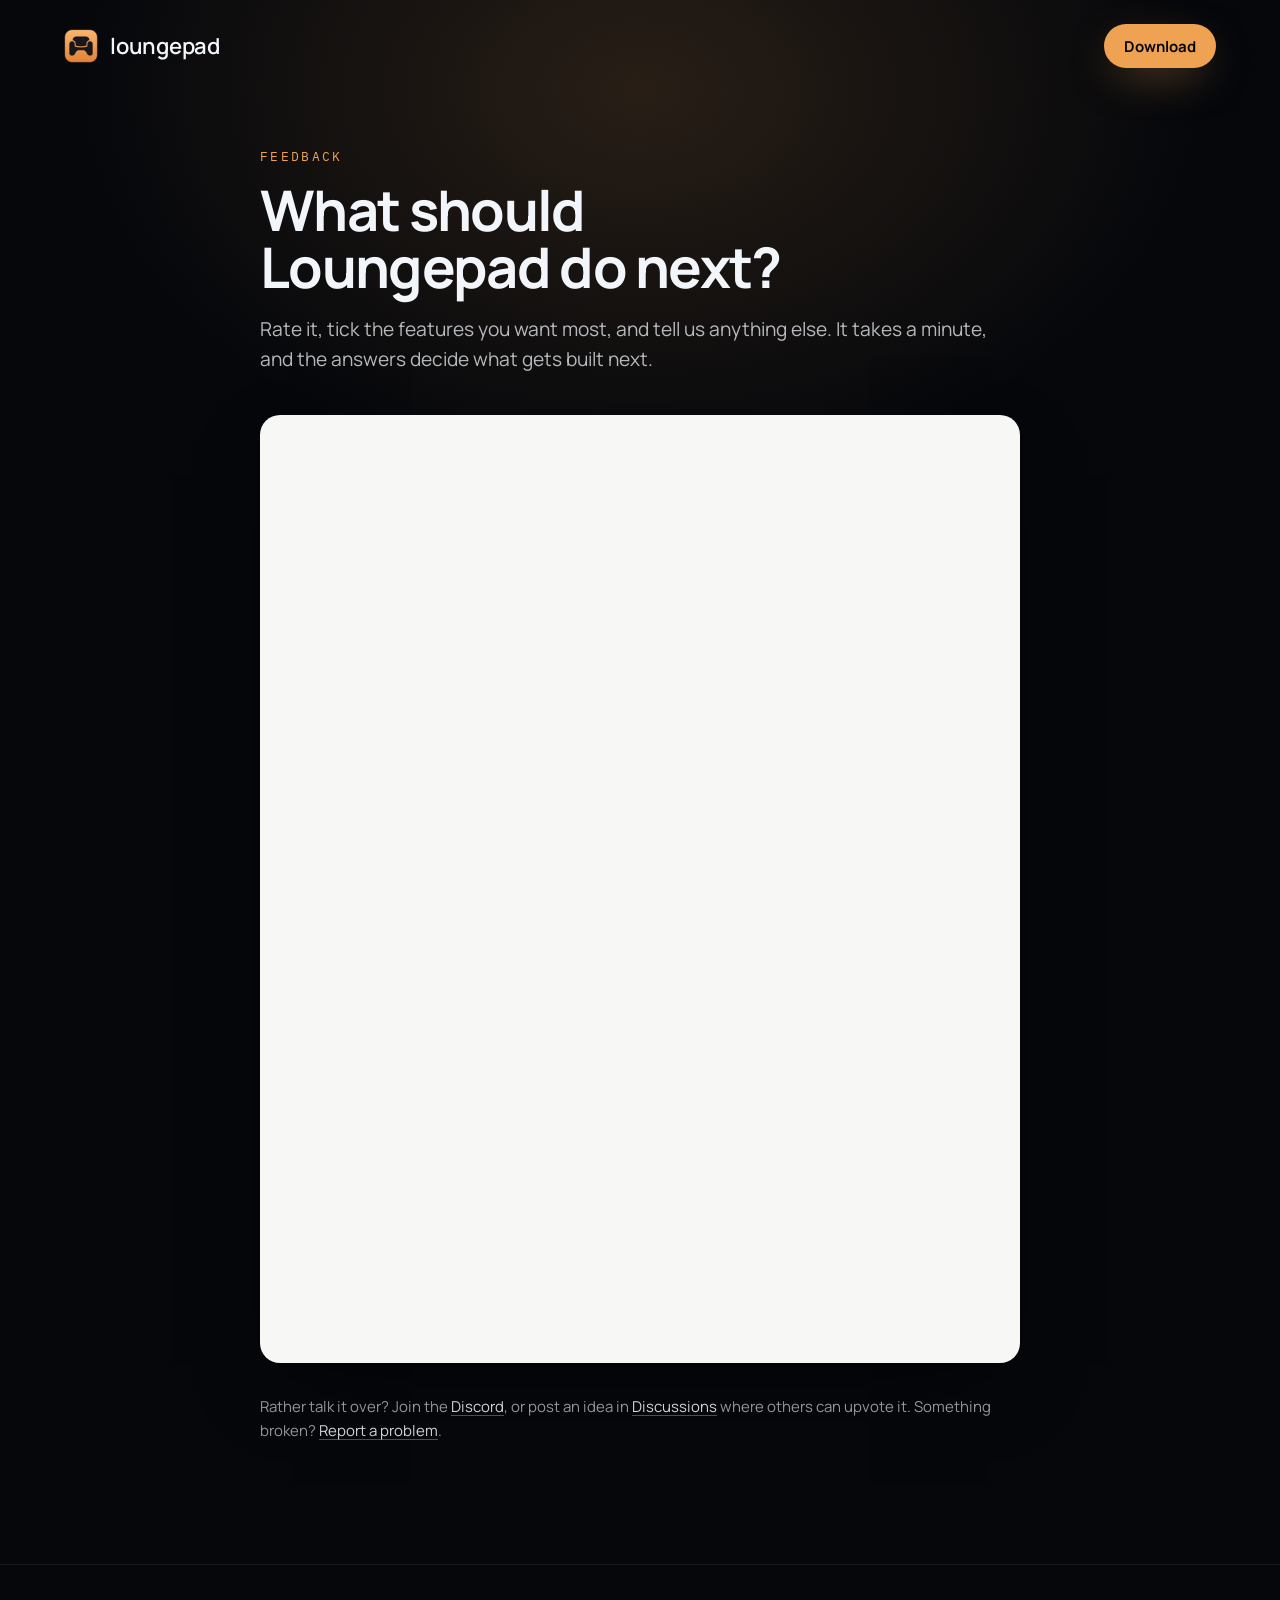
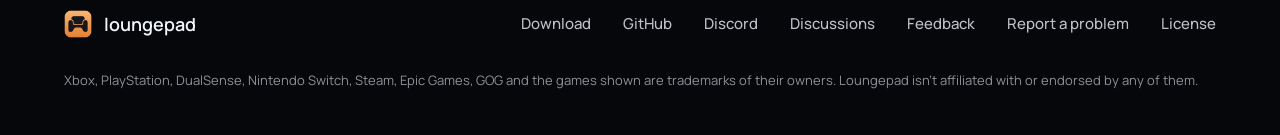
<file: website/feedback.html>
<!doctype html>
<html lang="en">
<head>
<meta charset="utf-8">
<meta name="viewport" content="width=device-width, initial-scale=1">
<title>Feedback — Loungepad</title>
<meta name="description" content="Rate Loungepad, vote on what it does next, and tell us anything else. It takes a minute.">
<link rel="canonical" href="https://loungepad.app/feedback">
<meta name="theme-color" content="#05070B">
<meta name="color-scheme" content="dark">
<link rel="icon" href="favicon.ico" sizes="any">
<link rel="icon" type="image/png" sizes="32x32" href="img/icon-32.png">
<link rel="icon" type="image/png" sizes="256x256" href="img/lp-icon.png">
<link rel="apple-touch-icon" sizes="180x180" href="img/icon-180.png">
<meta property="og:type" content="website">
<meta property="og:url" content="https://loungepad.app/feedback">
<meta property="og:site_name" content="Loungepad">
<meta property="og:title" content="What should Loungepad do next?">
<meta property="og:description" content="Rate Loungepad, vote on what it does next, and tell us anything else. It takes a minute.">
<meta property="og:image" content="https://loungepad.app/img/og.jpg">
<meta property="og:image:width" content="1200">
<meta property="og:image:height" content="630">
<meta name="twitter:card" content="summary_large_image">
<meta name="twitter:image" content="https://loungepad.app/img/og.jpg">
<link rel="preconnect" href="https://fonts.googleapis.com">
<link rel="preconnect" href="https://fonts.gstatic.com" crossorigin>
<link href="https://fonts.googleapis.com/css2?family=IBM+Plex+Mono:wght@400;500;600&family=Manrope:wght@400;500;600;700;800&display=swap" rel="stylesheet">
<link rel="stylesheet" href="site.css">
<script src="https://tally.so/widgets/embed.js" defer></script>
<script src="feedback.js" defer></script>
</head>
<body>
<div class="lp-root">

<section class="lp-hero lp-fb">
<div class="lp-hero-glow" aria-hidden="true"></div>

<header class="lp-header">
<a href="/" class="lp-logo lp-link" aria-label="Loungepad home">
<img src="img/icon-96.png" alt="" width="34" height="34">
<span>loungepad</span>
</a>
<div class="lp-grow"></div>
<a href="https://github.com/sukumar-v/Loungepad/releases/latest" target="_blank" rel="noopener" class="lp-btn lp-btn-fill lp-btn-sm lp-f lp-btn-primary">Download</a>
</header>

<main class="lp-fb-main">
<div class="lp-kicker">Feedback</div>
<h1 class="lp-h2">What should Loungepad do next?</h1>
<p class="lp-fb-lede">Rate it, tick the features you want most, and tell us anything else. It takes a minute, and the answers decide what gets built next.</p>

<div class="lp-fb-card">
<iframe data-tally-src="https://tally.so/embed/WOvqlL?alignLeft=1&amp;hideTitle=1&amp;transparentBackground=1&amp;dynamicHeight=1" loading="lazy" width="100%" height="900" title="Loungepad feedback"></iframe>
</div>

<p class="lp-fb-more">Rather talk it over? Join the <a href="https://discord.gg/a6gngxS9b4" target="_blank" rel="noopener">Discord</a>, or post an idea in <a href="https://github.com/sukumar-v/Loungepad/discussions/categories/ideas" target="_blank" rel="noopener">Discussions</a> where others can upvote it. Something broken? <a href="https://github.com/sukumar-v/Loungepad/issues/new/choose" target="_blank" rel="noopener">Report a problem</a>.</p>
</main>
</section>

<footer class="lp-footer">
<div class="lp-footer-row">
<div class="lp-footer-brand">
<img src="img/icon-96.png" alt="" width="28" height="28" loading="lazy">
<span>loungepad</span>
</div>
<nav class="lp-footer-nav" aria-label="More">
<a href="https://github.com/sukumar-v/Loungepad/releases/latest" target="_blank" rel="noopener" class="lp-link">Download</a>
<a href="https://github.com/sukumar-v/Loungepad" target="_blank" rel="noopener" class="lp-link">GitHub</a>
<a href="https://discord.gg/a6gngxS9b4" target="_blank" rel="noopener" class="lp-link">Discord</a>
<a href="https://github.com/sukumar-v/Loungepad/discussions" target="_blank" rel="noopener" class="lp-link">Discussions</a>
<a href="/feedback" class="lp-link" aria-current="page">Feedback</a>
<a href="https://github.com/sukumar-v/Loungepad/issues/new/choose" target="_blank" rel="noopener" class="lp-link">Report a problem</a>
<a href="https://github.com/sukumar-v/Loungepad/blob/main/LICENSE" target="_blank" rel="noopener" class="lp-link">License</a>
</nav>
</div>
<p class="lp-legal">Xbox, PlayStation, DualSense, Nintendo Switch, Steam, Epic Games, GOG and the games shown are trademarks of their owners. Loungepad isn't affiliated with or endorsed by any of them.</p>
</footer>

</div>
</body>
</html>
</file>
<file: website/site.css>
/* loungepad.app — built from website/design/Main.dc.html. Every value here is the design's. */

:root {
  --accent: #F0A253;
  --accent-10: rgba(240,162,83,.1);
  --accent-15: rgba(240,162,83,.15);
  --accent-20: rgba(240,162,83,.2);
  --accent-30: rgba(240,162,83,.3);
  --accent-40: rgba(240,162,83,.4);
  --accent-50: rgba(240,162,83,.5);
  --ink: #F2F5FA;
  --mono: 'IBM Plex Mono', Consolas, monospace;
  --sans: Manrope, 'Segoe UI', system-ui, sans-serif;
  --ease: cubic-bezier(.2,.9,.2,1);
}

html { scroll-behavior: smooth; background: #05070B; }
body {
  margin: 0;
  background: #05070B;
  color: var(--ink);
  font-family: var(--sans);
  -webkit-font-smoothing: antialiased;
}
a { color: var(--ink); }
a:hover { color: var(--accent); }
::selection { background: var(--accent); color: #08080A; }
img { border: 0; }
[hidden] { display: none !important; }

[data-nav] { scroll-margin: 110px 0 120px; }
[data-nav]:focus { outline: none; }

.lp-root {
  position: relative;
  isolation: isolate;
  background: #05070B;
  overflow-x: clip;
}

/* ---- The highlight: the launcher's own 3px accent ring and 44px glow, for the mouse, the keyboard and a pad alike. ---- */
.lp-f { transition: box-shadow 180ms linear, transform 180ms var(--ease), background-color 180ms linear, color 180ms linear; }
.lp-f:hover, .lp-f:focus-visible, [data-input="pad"] .lp-f:focus, [data-input="key"] .lp-f:focus {
  box-shadow: 0 0 0 3px var(--accent), 0 0 44px 6px var(--accent-30);
  transform: scale(1.04);
}
.lp-btn-primary { box-shadow: 0 14px 44px -12px var(--accent-50); }
.lp-btn-primary:hover, .lp-btn-primary:focus-visible, [data-input="pad"] .lp-btn-primary:focus, [data-input="key"] .lp-btn-primary:focus {
  box-shadow: 0 0 0 3px #F2F5FA, 0 0 54px 10px var(--accent-40);
  color: #08080A;
}
.lp-ghost:hover, .lp-ghost:focus-visible { background-color: rgba(242,245,250,.1); color: var(--ink); }
.lp-link { text-decoration: none; transition: color 180ms linear; }
.lp-link:hover, .lp-link:focus-visible { color: var(--accent); }
.lp-hint { transition: background-color 180ms linear; }
.lp-hint:hover, .lp-hint:focus-visible, [data-input="pad"] .lp-hint:focus { background-color: rgba(242,245,250,.1); color: var(--ink); }
.lp-padhint { display: none; }
[data-input="pad"] .lp-padhint, [data-input="key"] .lp-padhint { display: inline-flex; }

/* ---- Glyphs (drawn by glyphs.js) ---- */
[data-glyph] {
  display: inline-flex; align-items: center; justify-content: center; vertical-align: middle;
  flex-shrink: 0; font-family: var(--sans); color: var(--ink); line-height: 1;
}
.gd, .gs { box-sizing: border-box; border-radius: 50%; display: flex; align-items: center; justify-content: center; }
.gd { font-weight: 700; letter-spacing: 0; }
.gs { box-shadow: inset 0 0 0 1.5px rgba(255,255,255,.28); }
.gs svg { display: block; }
.gk {
  box-sizing: border-box; border-radius: 7px; background: rgba(242,245,250,.12); border: 1.5px solid rgba(242,245,250,.5);
  box-shadow: inset 0 -3px 0 rgba(1,2,4,.55); display: flex; align-items: center; justify-content: center;
  font-family: var(--mono); font-weight: 600; color: var(--ink); white-space: nowrap;
}
.gp {
  box-sizing: border-box; border-radius: 999px; background: rgba(242,245,250,.08); border: 1.5px solid rgba(242,245,250,.45);
  display: flex; align-items: center; justify-content: center; font-weight: 700; letter-spacing: .04em; color: var(--ink); white-space: nowrap;
}
.gdp { display: block; color: var(--ink); }

/* ---- Buttons ---- */
.lp-btn {
  display: inline-flex; align-items: center; border-radius: 999px; text-decoration: none; box-sizing: border-box;
  font-family: var(--sans); cursor: pointer;
}
.lp-btn-fill { background: var(--accent); color: #08080A; font-weight: 700; }
.lp-btn-sm { height: 44px; padding: 0 20px; font-size: 15px; flex-shrink: 0; }
.lp-btn-md { height: 48px; padding: 0 20px 0 10px; gap: 10px; font-size: 16px; }
.lp-btn-lg { height: 60px; padding: 0 28px 0 15px; gap: 12px; font-size: 19px; }
.lp-btn-ghost { height: 60px; padding: 0 24px 0 15px; gap: 12px; border: 1.5px solid rgba(242,245,250,.26); color: var(--ink); font-size: 18px; font-weight: 600; }
.lp-btn-ghost.lp-end-ghost { border-color: rgba(242,245,250,.28); }

/* ---- Hero ---- */
.lp-hero { position: relative; padding: 0 clamp(20px, 5vw, 72px) 96px; }
.lp-hero-glow {
  position: absolute; left: 50%; top: -360px; width: min(1300px, 140%); height: 900px; transform: translateX(-50%);
  border-radius: 50%; background: radial-gradient(ellipse at center, var(--accent-15) 0%, rgba(240,162,83,0) 62%);
  z-index: -1; pointer-events: none;
}
.lp-header { max-width: 1296px; margin: 0 auto; display: flex; align-items: center; gap: 32px; padding: 24px 0; }
.lp-logo { display: flex; align-items: center; gap: 12px; color: var(--ink); border-radius: 10px; flex-shrink: 0; }
.lp-logo img { width: 34px; height: 34px; display: block; }
.lp-logo span { font-size: 22px; font-weight: 600; letter-spacing: -.01em; }
.lp-grow { flex-grow: 1; }
.lp-nav { display: flex; align-items: center; gap: 32px; font-size: 16px; font-weight: 500; }
.lp-nav a { color: rgba(242,245,250,.78); padding: 10px 0; }

.lp-hero-copy {
  max-width: 920px; margin: 0 auto; padding-top: clamp(56px, 7vw, 100px);
  display: flex; flex-direction: column; align-items: center; text-align: center;
  animation: lpRise 600ms var(--ease) both;
}
.lp-h1 { margin: 0; font-size: clamp(44px, 6.4vw, 92px); line-height: .98; font-weight: 700; letter-spacing: -.04em; text-wrap: balance; }
.lp-lede { margin: 26px 0 0; max-width: 620px; font-size: clamp(18px, 1.6vw, 21px); line-height: 1.55; color: rgba(242,245,250,.76); text-wrap: pretty; }
.lp-ctas { margin-top: 38px; display: flex; flex-wrap: wrap; justify-content: center; align-items: center; gap: 14px; width: 100%; }
.lp-free { margin: 22px 0 0; font-size: 15px; line-height: 1.5; color: rgba(242,245,250,.62); }
.lp-film-btn {
  margin-top: 22px; display: inline-flex; align-items: center; gap: 10px; height: 44px; padding: 0 18px 0 14px; border: 0; border-radius: 999px;
  background: rgba(242,245,250,.07); color: var(--ink); font-family: var(--sans); font-size: 15px; font-weight: 600; cursor: pointer;
}
.lp-film-btn svg { width: 18px; height: 18px; color: var(--accent); }
.lp-film-len { font-family: var(--mono); font-size: 13px; font-weight: 400; color: rgba(242,245,250,.6); }
.lp-film-btn + .lp-free { margin-top: 14px; }

/* ---- The TV: the app itself, with its own glow spilling out behind it. ---- */
.lp-tv-wrap { position: relative; max-width: 1240px; margin: clamp(56px, 6vw, 84px) auto 0; }
.lp-tv-inner { position: relative; max-width: 1080px; margin: 0 auto; }
.lp-tv-glow { position: absolute; left: 4%; right: 4%; top: 6%; bottom: 2%; z-index: -1; pointer-events: none; }
.lp-tv-glow img {
  position: absolute; left: 0; top: 0; width: 100%; height: 100%; object-fit: cover;
  filter: blur(64px) saturate(1.6); opacity: 0; transition: opacity 900ms linear;
}
.lp-tv-glow img.on { opacity: .55; }
.lp-tv-frame {
  position: relative; padding: 12px; border-radius: 20px;
  background: linear-gradient(180deg, #1B212C 0%, #0C0F15 100%);
  box-shadow: 0 0 0 1px rgba(255,255,255,.09), inset 0 1px 0 rgba(255,255,255,.08), 0 60px 140px -50px rgba(0,0,0,.95);
}
.lp-tv {
  position: relative; display: block; width: 100%; aspect-ratio: 16 / 9; margin: 0; padding: 0; border: 0;
  border-radius: 8px; overflow: hidden; background: #000; cursor: pointer;
  box-shadow: inset 0 0 0 1px rgba(255,255,255,.04);
  transition: box-shadow 180ms linear, transform 180ms var(--ease);
}
.lp-tv:focus-visible, [data-input="pad"] .lp-tv:focus, [data-input="key"] .lp-tv:focus { box-shadow: 0 0 0 3px var(--accent), 0 0 60px 8px var(--accent-30); }
.lp-tv:hover .lp-open, .lp-tv:focus-visible .lp-open, [data-input="pad"] .lp-tv:focus .lp-open, [data-input="key"] .lp-tv:focus .lp-open { opacity: 1; transform: none; }
.lp-shot { position: absolute; left: 0; top: 0; width: 100%; height: 100%; display: block; }
.lp-shot img {
  position: absolute; left: 0; top: 0; width: 100%; height: 100%; object-fit: cover; display: block;
  opacity: 0; transition: opacity 700ms linear;
}
.lp-shot.on img { opacity: 1; }
.lp-open {
  position: absolute; right: 18px; bottom: 18px; display: flex; align-items: center; gap: 9px; padding: 6px 15px 6px 6px;
  border-radius: 999px; background: rgba(5,7,11,.82); font-size: 15px; font-weight: 600; color: var(--ink);
  opacity: 0; transform: translateY(6px); transition: opacity 180ms linear, transform 180ms var(--ease);
}
.lp-tv-led {
  position: absolute; left: 50%; bottom: 3px; width: 5px; height: 5px; transform: translateX(-50%);
  border-radius: 50%; background: var(--accent); box-shadow: 0 0 8px var(--accent);
}

/* The stand: a pedestal, and the low cabinet the TV sits on. */
.lp-stand { position: relative; width: 30%; max-width: 300px; height: clamp(22px, 3vw, 40px); margin: 0 auto; }
.lp-stand-neck {
  position: absolute; left: 50%; top: 0; width: 18%; min-width: 34px; height: 100%; transform: translateX(-50%);
  background: linear-gradient(90deg, #0E1219 0%, #283040 50%, #0E1219 100%);
}
.lp-stand-base {
  position: absolute; left: 0; right: 0; bottom: 0; height: 9px; border-radius: 6px 6px 3px 3px;
  background: linear-gradient(180deg, #2B3343 0%, #131822 100%); box-shadow: 0 6px 14px rgba(0,0,0,.6);
}
.lp-console {
  position: relative; height: clamp(56px, 7.5vw, 96px); border-radius: 8px 8px 10px 10px;
  background: linear-gradient(180deg, #1F2634 0%, #131822 20%, #0E121A 100%);
  box-shadow: inset 0 1px 0 rgba(255,255,255,.1), 0 50px 90px -40px rgba(0,0,0,.95);
}
.lp-console-glow {
  position: absolute; left: 10%; right: 10%; top: 0; height: 55%; overflow: hidden; border-radius: 8px; opacity: .45;
  -webkit-mask-image: linear-gradient(180deg, #000 0%, transparent 100%); mask-image: linear-gradient(180deg, #000 0%, transparent 100%);
}
.lp-console-glow img {
  position: absolute; left: 0; top: -60%; width: 100%; height: 220%; object-fit: cover;
  filter: blur(28px) saturate(1.5); opacity: 0; transition: opacity 900ms linear;
}
.lp-console-glow img.on { opacity: 1; }
.lp-console-doors { position: absolute; left: 2.5%; right: 2.5%; top: 24%; bottom: 14%; display: grid; grid-template-columns: repeat(3, minmax(0, 1fr)); gap: 6px; }
.lp-door { position: relative; border-radius: 4px; background: rgba(255,255,255,.025); box-shadow: inset 0 0 0 1px rgba(255,255,255,.05); }
.lp-door::before {
  content: ""; position: absolute; left: 50%; top: 16%; width: 34px; height: 3px; transform: translateX(-50%);
  border-radius: 2px; background: rgba(242,245,250,.16);
}
.lp-console-foot { position: absolute; bottom: -16px; width: 10px; height: 16px; border-radius: 0 0 3px 3px; background: #0B0E14; }
.lp-console-foot.l { left: 6%; }
.lp-console-foot.r { right: 6%; }
.lp-floor { height: 44px; margin: 0 2%; background: radial-gradient(ellipse at 50% 0%, rgba(0,0,0,.65) 0%, rgba(0,0,0,0) 70%); }

.lp-tv-caption { margin-top: 6px; display: flex; flex-direction: column; align-items: center; }
.lp-shot-text { margin-top: 22px; text-align: center; }
.lp-shot-title { font-size: 20px; font-weight: 600; letter-spacing: -.01em; }
.lp-shot-sub { margin-top: 6px; font-size: 16px; line-height: 1.5; color: rgba(242,245,250,.66); }
.lp-dots { margin-top: 10px; display: flex; align-items: center; }
.lp-dot { width: 40px; height: 40px; padding: 0; border: 0; background: transparent; cursor: pointer; display: flex; align-items: center; justify-content: center; }
.lp-dot:focus { outline: none; }
.lp-dot-bar {
  position: relative; display: block; width: 7px; height: 7px; border-radius: 999px; overflow: hidden;
  background: rgba(242,245,250,.3); transition: width 240ms var(--ease);
}
.lp-dot[aria-pressed="true"] .lp-dot-bar { width: 30px; background: rgba(242,245,250,.18); }
.lp-dot:focus-visible .lp-dot-bar, [data-input="pad"] .lp-dot:focus .lp-dot-bar, [data-input="key"] .lp-dot:focus .lp-dot-bar { box-shadow: 0 0 0 3px var(--accent); }
.lp-dot-prog { position: absolute; left: 0; top: 0; height: 100%; background: var(--accent); animation: lpProgress 7s linear forwards; }
.lp-dot-still { position: absolute; left: 0; top: 0; width: 100%; height: 100%; background: var(--accent); }

/* ---- Sections ---- */
.lp-section { position: relative; padding: 120px clamp(20px, 5vw, 72px) 48px; }
.lp-section-pads, .lp-section-install { padding-bottom: 60px; }
.lp-wrap { max-width: 1296px; margin: 0 auto; }
.lp-sec-head { display: flex; flex-wrap: wrap; align-items: flex-end; justify-content: space-between; gap: 24px 48px; }
.lp-kicker { font-family: var(--mono); font-size: 13px; letter-spacing: .18em; text-transform: uppercase; color: var(--accent); }
.lp-h2 { margin: 16px 0 0; font-size: clamp(34px, 4.2vw, 60px); line-height: 1.02; font-weight: 700; letter-spacing: -.03em; text-wrap: balance; }
.lp-h2.w780 { max-width: 780px; }
.lp-h2.w760 { max-width: 760px; }
.lp-sec-lede { margin: 0; max-width: 440px; font-size: 17px; line-height: 1.6; color: rgba(242,245,250,.72); }
.lp-sec-lede.w450 { max-width: 450px; }

/* The grid */
.lp-group { margin-top: 84px; }
.lp-group-head { display: flex; flex-wrap: wrap; align-items: baseline; gap: 10px 18px; padding-bottom: 18px; border-bottom: 1px solid rgba(255,255,255,.09); }
.lp-group-no { font-family: var(--mono); font-size: 13px; letter-spacing: .16em; color: var(--accent); }
.lp-h3 { margin: 0; font-size: clamp(24px, 2.2vw, 30px); font-weight: 600; letter-spacing: -.015em; }
.lp-group-kicker { font-family: var(--mono); font-size: 13px; letter-spacing: .16em; text-transform: uppercase; color: rgba(242,245,250,.6); }
.lp-grid { margin-top: 34px; display: grid; grid-template-columns: repeat(auto-fill, minmax(min(100%, 330px), 1fr)); gap: 44px 28px; }
.lp-tile {
  appearance: none; display: flex; flex-direction: column; gap: 16px; margin: 0; padding: 0; border: 0; background: none;
  color: inherit; font: inherit; text-align: left; cursor: pointer;
}
.lp-art { position: relative; display: block; width: 100%; aspect-ratio: 16 / 9; border-radius: 10px; overflow: hidden; background: #11151E; }
.lp-art img { position: absolute; left: 0; top: 0; width: 100%; height: 100%; object-fit: cover; display: block; }
.lp-art-icon {
  position: absolute; left: 0; top: 0; width: 100%; height: 100%; display: flex; align-items: center; justify-content: center;
  background: radial-gradient(circle at 50% 58%, var(--accent-20) 0%, transparent 60%), linear-gradient(160deg, #161C29 0%, #0B0F16 100%);
  color: var(--accent);
}
.lp-art-icon svg { width: 76px; height: 76px; }
.lp-tile .lp-art { transition: transform 180ms var(--ease), box-shadow 180ms linear; }
.lp-tile:hover .lp-art, .lp-tile:focus-visible .lp-art, [data-input="pad"] .lp-tile:focus .lp-art, [data-input="key"] .lp-tile:focus .lp-art {
  transform: scale(1.03); box-shadow: 0 0 0 3px var(--accent), 0 0 44px 6px var(--accent-30);
}
.lp-tile:focus-visible .lp-art, [data-input="pad"] .lp-tile:focus .lp-art, [data-input="key"] .lp-tile:focus .lp-art { animation: lpPulse 2.4s ease-in-out infinite; }
.lp-tile:hover .lp-open, .lp-tile:focus-visible .lp-open, [data-input="pad"] .lp-tile:focus .lp-open, [data-input="key"] .lp-tile:focus .lp-open { opacity: 1; transform: none; }
.lp-tile:hover .lp-tile-title, .lp-tile:focus-visible .lp-tile-title { color: #FFFFFF; }
.lp-tile .lp-open { right: 12px; bottom: 12px; gap: 8px; padding: 5px 13px 5px 5px; font-size: 14px; }
.lp-tile-text { display: flex; flex-direction: column; gap: 7px; padding: 0 2px; }
.lp-tile-title { font-size: 20px; font-weight: 600; letter-spacing: -.012em; line-height: 1.25; color: var(--ink); }
.lp-tile-sub { font-size: 15.5px; line-height: 1.5; color: rgba(242,245,250,.68); }

/* ---- Controllers ---- */
.lp-pads { margin-top: 56px; display: flex; flex-wrap: wrap; gap: 28px; align-items: stretch; }
.lp-stage {
  flex: 1 1 380px; min-width: 0; position: relative; overflow: hidden; display: flex; flex-direction: column; align-items: center; gap: 26px;
  padding: 44px 28px 32px; border-radius: 24px; border: 1px solid rgba(255,255,255,.08);
  background: radial-gradient(circle at 50% 34%, var(--accent-15) 0%, transparent 58%), #0B0F16; box-sizing: border-box;
}
.lp-diamond { position: relative; width: 236px; height: 236px; }
.lp-diamond-ring { position: absolute; left: 50%; top: 50%; width: 150px; height: 150px; transform: translate(-50%, -50%); border-radius: 50%; border: 1px dashed rgba(242,245,250,.12); }
.lp-dia { position: absolute; display: flex; }
.lp-dia.y { left: 50%; top: 0; transform: translateX(-50%); }
.lp-dia.x { left: 0; top: 50%; transform: translateY(-50%); }
.lp-dia.b { right: 0; top: 50%; transform: translateY(-50%); }
.lp-dia.a { left: 50%; bottom: 0; transform: translateX(-50%); }
.lp-fam { text-align: center; }
.lp-fam-name { font-size: 30px; font-weight: 700; letter-spacing: -.02em; }
.lp-fam-cap { margin-top: 8px; font-size: 15px; color: rgba(242,245,250,.64); }
.lp-chips { display: flex; flex-wrap: wrap; justify-content: center; gap: 8px; padding: 6px; border-radius: 999px; background: rgba(242,245,250,.05); border: 1px solid rgba(255,255,255,.06); }
.lp-chip { height: 44px; padding: 0 18px; border-radius: 999px; border: 0; background: transparent; color: var(--ink); font-family: var(--sans); font-size: 15px; font-weight: 600; cursor: pointer; }
.lp-chip[aria-pressed="true"] { background: var(--accent); color: #08080A; }
.lp-detect {
  display: flex; align-items: flex-start; gap: 12px; max-width: 420px; padding: 14px 16px; border-radius: 14px;
  background: rgba(242,245,250,.04); font-size: 14.5px; line-height: 1.5; color: rgba(242,245,250,.74);
}
.lp-detect-dot { flex-shrink: 0; margin-top: 6px; width: 8px; height: 8px; border-radius: 50%; background: rgba(242,245,250,.35); animation: lpBlink 1.6s ease-in-out infinite; }
.lp-pad-on .lp-detect-dot, .lp-pad-on .lp-legend-dot { background: var(--accent); }
.lp-colour { width: 100%; padding-top: 22px; border-top: 1px solid rgba(255,255,255,.08); display: flex; flex-direction: column; align-items: center; gap: 14px; }
.lp-colour-label { font-family: var(--mono); font-size: 12px; letter-spacing: .18em; text-transform: uppercase; color: rgba(242,245,250,.6); }
.lp-swatches { display: flex; flex-wrap: wrap; justify-content: center; gap: 12px; }
.lp-swatch {
  width: 30px; height: 30px; padding: 0; border: 0; border-radius: 50%; background: var(--sw); cursor: pointer;
  box-shadow: 0 0 0 1px rgba(255,255,255,.14); transform: scale(1);
  transition: box-shadow 180ms linear, transform 180ms var(--ease);
}
.lp-swatch[aria-pressed="true"] { box-shadow: 0 0 0 3px #0B0F16, 0 0 0 5px var(--sw), 0 0 24px 4px var(--sw-a); transform: scale(1.1); }
.lp-swatch:focus-visible, [data-input="pad"] .lp-swatch:focus, [data-input="key"] .lp-swatch:focus { box-shadow: 0 0 0 3px #0B0F16, 0 0 0 5px var(--ink), 0 0 24px 4px var(--accent-40); transform: scale(1.1); }
.lp-colour-hint { font-size: 13.5px; color: rgba(242,245,250,.6); }

.lp-map { flex: 1.35 1 440px; min-width: 0; padding: 12px 32px; border-radius: 24px; border: 1px solid rgba(255,255,255,.08); background: #0B0F16; box-sizing: border-box; }
.lp-row { display: flex; align-items: center; gap: 22px; padding: 22px 0; }
.lp-row-b { border-bottom: 1px solid rgba(255,255,255,.07); }
.lp-row-t { border-top: 1px solid rgba(255,255,255,.07); }
.lp-row-glyphs { width: 104px; flex-shrink: 0; display: flex; gap: 8px; align-items: center; }
.lp-row-text { display: flex; flex-direction: column; gap: 4px; }
.lp-row-title { font-size: 18px; font-weight: 600; }
.lp-row-sub { font-size: 15px; line-height: 1.5; color: rgba(242,245,250,.68); }

/* ---- Get started: a settings sheet ---- */
.lp-install-wrap { max-width: 1296px; margin: 0 auto; display: flex; flex-wrap: wrap; gap: 48px 64px; align-items: flex-start; }
.lp-install-copy { flex: 1 1 340px; min-width: 0; max-width: 460px; }
.lp-install-copy p { margin: 22px 0 0; font-size: 17px; line-height: 1.6; color: rgba(242,245,250,.72); }
.lp-pills { margin-top: 28px; display: flex; flex-wrap: wrap; gap: 10px; }
.lp-pill { padding: 9px 15px; border-radius: 999px; border: 1px solid rgba(242,245,250,.16); font-size: 14px; font-weight: 500; color: rgba(242,245,250,.82); }
.lp-steps { flex: 1.6 1 520px; min-width: 0; border-radius: 24px; border: 1px solid rgba(255,255,255,.08); background: #0B0F16; overflow: hidden; }
.lp-step { display: flex; flex-wrap: wrap; align-items: center; gap: 14px 24px; padding: 26px 28px; border-bottom: 1px solid rgba(255,255,255,.07); }
.lp-step:last-child { border-bottom: 0; }
.lp-step-first { background: var(--accent-10); }
.lp-step-no { font-family: var(--mono); font-size: 13px; letter-spacing: .1em; color: rgba(242,245,250,.55); width: 26px; }
.lp-step-first .lp-step-no { color: var(--accent); }
.lp-step-text { flex: 1 1 260px; display: flex; flex-direction: column; gap: 5px; }
.lp-step-title { font-size: 19px; font-weight: 600; }
.lp-step-sub { font-size: 15px; line-height: 1.5; color: rgba(242,245,250,.7); }
.lp-kbd-path { padding: 8px 14px; border-radius: 10px; background: rgba(242,245,250,.07); font-size: 14.5px; font-weight: 600; color: var(--ink); }
.lp-badge-rec { padding: 7px 14px; border-radius: 999px; border: 1px solid var(--accent); color: var(--accent); font-size: 13.5px; font-weight: 600; }
.lp-toggle { display: inline-flex; align-items: center; gap: 10px; font-size: 14.5px; font-weight: 600; color: var(--ink); }
.lp-toggle-track { position: relative; width: 44px; height: 26px; border-radius: 999px; background: var(--accent); }
.lp-toggle-knob { position: absolute; right: 3px; top: 3px; width: 20px; height: 20px; border-radius: 50%; background: #08080A; }

/* ---- Closing ---- */
.lp-end { position: relative; overflow: hidden; padding: 150px 20px 130px; text-align: center; }
.lp-end-glow {
  position: absolute; left: 50%; top: 42%; width: 1000px; height: 1000px; transform: translate(-50%, -50%); border-radius: 50%;
  background: radial-gradient(circle, var(--accent-20) 0%, transparent 62%); z-index: -1;
}
.lp-end-icon { width: 120px; height: 120px; display: block; margin: 0 auto; filter: drop-shadow(0 24px 60px rgba(240,162,83,.45)); }
.lp-end-h { margin: 40px auto 0; max-width: 980px; font-size: clamp(40px, 6vw, 92px); line-height: .98; font-weight: 700; letter-spacing: -.04em; text-wrap: balance; }
.lp-end p { margin: 24px auto 0; max-width: 560px; font-size: clamp(17px, 1.5vw, 21px); line-height: 1.55; color: rgba(242,245,250,.74); }
.lp-end-ctas { margin-top: 40px; display: flex; flex-wrap: wrap; justify-content: center; gap: 14px; }
.lp-end p.lp-end-tip { margin-top: 64px; max-width: 600px; font-size: 15px; line-height: 1.65; color: rgba(242,245,250,.6); text-wrap: pretty; }
.lp-end-tip strong { color: rgba(242,245,250,.86); font-weight: 600; }
.lp-end-tip a { color: rgba(242,245,250,.86); text-decoration: underline; text-decoration-color: rgba(242,245,250,.3); text-underline-offset: 3px; }

/* ---- The feedback page: the form on a light card, since Tally draws dark text ---- */
.lp-fb { padding-bottom: 120px; }
.lp-fb-main { max-width: 760px; margin: 56px auto 0; }
.lp-fb-main .lp-h2 { font-size: clamp(34px, 4.6vw, 56px); }
.lp-fb-lede { margin: 20px 0 0; font-size: clamp(17px, 1.5vw, 20px); line-height: 1.55; color: rgba(242,245,250,.74); }
.lp-fb-card { margin-top: 40px; padding: 28px 32px 20px; border-radius: 20px; background: #F7F7F5; box-shadow: 0 30px 80px -30px rgba(0,0,0,.8); }
.lp-fb-card iframe { display: block; width: 100%; border: 0; color-scheme: light; }
.lp-fb-more { margin: 32px 0 0; font-size: 15px; line-height: 1.65; color: rgba(242,245,250,.6); }
.lp-fb-more a { color: rgba(242,245,250,.86); text-decoration: underline; text-decoration-color: rgba(242,245,250,.3); text-underline-offset: 3px; }
@media (max-width: 760px) { .lp-fb-card { padding: 20px 16px 12px; border-radius: 16px; } }

.lp-footer { padding: 40px clamp(20px, 5vw, 72px) 44px; border-top: 1px solid rgba(255,255,255,.07); }
.lp-footer-row { max-width: 1296px; margin: 0 auto; display: flex; flex-wrap: wrap; align-items: center; justify-content: space-between; gap: 22px 48px; }
.lp-footer-brand { display: flex; align-items: center; gap: 12px; }
.lp-footer-brand img { width: 28px; height: 28px; display: block; }
.lp-footer-brand span { font-size: 18px; font-weight: 600; }
.lp-footer-nav { display: flex; flex-wrap: wrap; gap: 8px 32px; font-size: 15px; font-weight: 500; }
.lp-footer-nav a { color: rgba(242,245,250,.78); padding: 8px 0; }
.lp-legal { max-width: 1296px; margin: 28px auto 0; font-size: 13px; line-height: 1.6; color: rgba(242,245,250,.58); }

/* ---- The hint bar: the launcher's legend, clickable, on every screen ---- */
.lp-hintbar {
  position: sticky; bottom: 0; z-index: 30; display: flex; align-items: center; gap: 6px; padding: 10px clamp(12px, 5vw, 72px);
  background: rgba(5,7,11,.84); border-top: 1px solid rgba(255,255,255,.08);
  backdrop-filter: blur(16px) saturate(1.3); -webkit-backdrop-filter: blur(16px) saturate(1.3);
}
.lp-legend { display: flex; align-items: center; gap: 10px; font-size: 14px; font-weight: 500; color: rgba(242,245,250,.62); }
.lp-legend-dot { width: 7px; height: 7px; border-radius: 50%; background: rgba(242,245,250,.35); }
.lp-padhint { align-items: center; gap: 10px; height: 44px; padding: 0 12px 0 6px; font-size: 16px; font-weight: 600; color: rgba(242,245,250,.86); }
.lp-hint {
  display: inline-flex; align-items: center; gap: 10px; height: 44px; padding: 0 14px 0 8px; border: 0; border-radius: 999px;
  background: transparent; color: var(--ink); font-family: var(--sans); font-size: 16px; font-weight: 600; text-decoration: none; cursor: pointer;
}

/* ---- The Power Wheel: this site's navigation ---- */
.lp-wheel {
  position: fixed; left: 0; top: 0; right: 0; bottom: 0; z-index: 60; display: flex; align-items: center; justify-content: center;
  background: rgba(1,2,4,.74); backdrop-filter: blur(14px) saturate(1.2); -webkit-backdrop-filter: blur(14px) saturate(1.2);
  animation: lpFade 220ms var(--ease);
}
.lp-wheel-bg { position: absolute; left: 0; top: 0; width: 100%; height: 100%; padding: 0; border: 0; background: transparent; cursor: default; }
.lp-wheel-disc { position: relative; width: min(580px, 96vw); aspect-ratio: 1 / 1; animation: lpWheelIn 280ms var(--ease); }
.lp-wheel-ring {
  position: absolute; left: 13%; top: 13%; width: 74%; height: 74%; border-radius: 50%; border: 1px solid rgba(255,255,255,.08);
  background: radial-gradient(circle, rgba(17,21,30,.95) 0%, rgba(17,21,30,.6) 58%, rgba(17,21,30,0) 72%);
}
.lp-wheel-centre { position: absolute; left: 50%; top: 50%; width: 44%; transform: translate(-50%, -50%); text-align: center; pointer-events: none; }
.lp-wheel-kicker { font-family: var(--mono); font-size: 11.5px; letter-spacing: .2em; text-transform: uppercase; color: var(--accent); }
.lp-wheel-title { margin-top: 10px; font-size: clamp(19px, 4vw, 26px); font-weight: 700; letter-spacing: -.01em; }
.lp-wheel-desc { margin-top: 8px; font-size: clamp(12.5px, 2.6vw, 14.5px); line-height: 1.45; color: rgba(242,245,250,.7); }
.lp-wheel-spoke {
  position: absolute; width: 112px; height: 86px; transform: translate(-50%, -50%) scale(1);
  display: flex; flex-direction: column; align-items: center; justify-content: center; gap: 8px; border-radius: 16px;
  background: rgba(17,21,30,.94); box-shadow: 0 0 0 1px rgba(255,255,255,.09); color: var(--ink);
  font-size: 14px; font-weight: 600; text-decoration: none; box-sizing: border-box;
  transition: transform 180ms var(--ease), box-shadow 180ms linear, background-color 180ms linear;
}
.lp-wheel-spoke svg { width: 24px; height: 24px; color: var(--ink); }
.lp-wheel-spoke.on {
  background: rgba(27,34,49,.98); transform: translate(-50%, -50%) scale(1.08);
  box-shadow: 0 0 0 3px var(--accent), 0 0 40px 6px var(--accent-30);
}
.lp-wheel-spoke.on svg { color: var(--accent); }
.lp-wheel-legend {
  position: absolute; left: 0; right: 0; bottom: 24px; display: flex; justify-content: center; gap: 22px; pointer-events: none;
  font-size: 15px; font-weight: 600; color: rgba(242,245,250,.86);
}
.lp-wheel-legend span { display: inline-flex; align-items: center; gap: 9px; }

/* ---- The viewer: a screen, whole ---- */
.lp-viewer {
  position: fixed; left: 0; top: 0; right: 0; bottom: 0; z-index: 70; display: flex; flex-direction: column;
  background: rgba(1,2,4,.95); backdrop-filter: blur(18px); -webkit-backdrop-filter: blur(18px);
  animation: lpFade 220ms var(--ease);
}
.lp-viewer-top {
  display: flex; align-items: center; gap: 16px; padding: 18px clamp(14px, 4vw, 48px);
  font-family: var(--mono); font-size: 12.5px; letter-spacing: .16em; text-transform: uppercase;
}
.lp-viewer-kicker { color: var(--accent); }
.lp-viewer-pos { color: rgba(242,245,250,.6); }
.lp-viewer-back { padding: 0 16px 0 8px; background: rgba(242,245,250,.06); font-size: 15px; letter-spacing: 0; text-transform: none; }
.lp-viewer-body { flex: 1 1 auto; min-height: 0; display: flex; align-items: center; gap: clamp(6px, 1.5vw, 20px); padding: 0 clamp(6px, 2vw, 32px); }
.lp-viewer-nav {
  flex-shrink: 0; width: 52px; height: 52px; border-radius: 50%; border: 1px solid rgba(242,245,250,.18); background: rgba(17,21,30,.9);
  color: var(--ink); display: flex; align-items: center; justify-content: center; cursor: pointer; padding: 0;
}
.lp-viewer-nav svg { width: 22px; height: 22px; }
.lp-viewer-stage { flex: 1 1 auto; min-width: 0; height: 100%; display: flex; align-items: center; justify-content: center; }
.lp-viewer-stage picture { display: contents; }
/* width/height auto, or the img's own 1920x1080 attributes pin both sides and the two max limits squash it. */
.lp-viewer-stage img { display: block; width: auto; height: auto; max-width: 100%; max-height: 100%; border-radius: 12px; box-shadow: 0 30px 120px -30px rgba(0,0,0,.9), 0 0 0 1px rgba(255,255,255,.08); }
.lp-viewer-icon {
  width: min(100%, 980px); aspect-ratio: 16 / 9; max-height: 100%; border-radius: 12px; display: flex; align-items: center; justify-content: center;
  background: radial-gradient(circle at 50% 55%, var(--accent-20) 0%, transparent 60%), linear-gradient(160deg, #161C29 0%, #0B0F16 100%);
  box-shadow: 0 0 0 1px rgba(255,255,255,.08); color: var(--accent);
}
.lp-viewer-icon svg { width: 180px; height: 180px; }
/* The trailer reuses the viewer's frame; the film is sized to the space left, at its own 16:9. */
.lp-film-stage { flex: 1 1 auto; min-height: 0; display: flex; align-items: center; justify-content: center; padding: 0 clamp(8px, 3vw, 48px) clamp(12px, 4vh, 40px); }
.lp-film-stage video {
  display: block; width: min(100%, calc((100vh - 130px) * 1.7778)); height: auto; aspect-ratio: 16 / 9; border-radius: 12px; background: #000;
  box-shadow: 0 30px 120px -30px rgba(0,0,0,.9), 0 0 0 1px rgba(255,255,255,.08);
}
.lp-film-stage video:focus-visible, [data-input="pad"] .lp-film-stage video:focus { outline: 3px solid var(--accent); outline-offset: 4px; }
.lp-viewer-caption {
  width: 100%; max-width: 1360px; margin: 0 auto; box-sizing: border-box; padding: 22px clamp(16px, 4vw, 48px) 26px;
  display: flex; flex-wrap: wrap; gap: 10px 48px; align-items: flex-start;
}
.lp-viewer-caption h3 { margin: 0; flex: 1 1 300px; max-width: 520px; font-size: clamp(22px, 2.4vw, 32px); line-height: 1.15; font-weight: 700; letter-spacing: -.02em; }
.lp-viewer-caption p { margin: 0; flex: 2 1 420px; font-size: 16px; line-height: 1.6; color: rgba(242,245,250,.76); }

/* ---- Motion ---- */
@keyframes lpPulse { 0%, 100% { box-shadow: 0 0 0 3px var(--accent), 0 0 44px 6px var(--accent-30); } 50% { box-shadow: 0 0 0 3px var(--accent), 0 0 64px 12px var(--accent-40); } }
@keyframes lpProgress { from { width: 0; } to { width: 100%; } }
@keyframes lpFade { from { opacity: 0; } to { opacity: 1; } }
@keyframes lpWheelIn { from { opacity: 0; transform: scale(.9) rotate(-8deg); } to { opacity: 1; transform: none; } }
@keyframes lpRise { from { opacity: 0; transform: translateY(14px); } to { opacity: 1; transform: none; } }
@keyframes lpBlink { 0%, 100% { opacity: 1; } 50% { opacity: .35; } }

@media (max-width: 760px) {
  .lp-nav { display: none !important; }
  .lp-hide-sm { display: none !important; }
  .lp-ctas > a { flex: 1 1 100%; justify-content: center; }
  .lp-tv-frame { padding: 6px !important; border-radius: 12px !important; }
  .lp-tv { border-radius: 6px !important; }
  .lp-console { border-radius: 6px !important; }
  .lp-wheel-spoke { width: 88px !important; height: 70px !important; font-size: 12.5px !important; border-radius: 14px !important; }
}
@media (max-width: 480px) { .lp-hide-xs { display: none !important; } }
@media (prefers-reduced-motion: reduce) {
  html { scroll-behavior: auto; }
  *, *::before, *::after { animation-duration: 1ms !important; animation-iteration-count: 1 !important; transition-duration: 1ms !important; }
}
</file>
